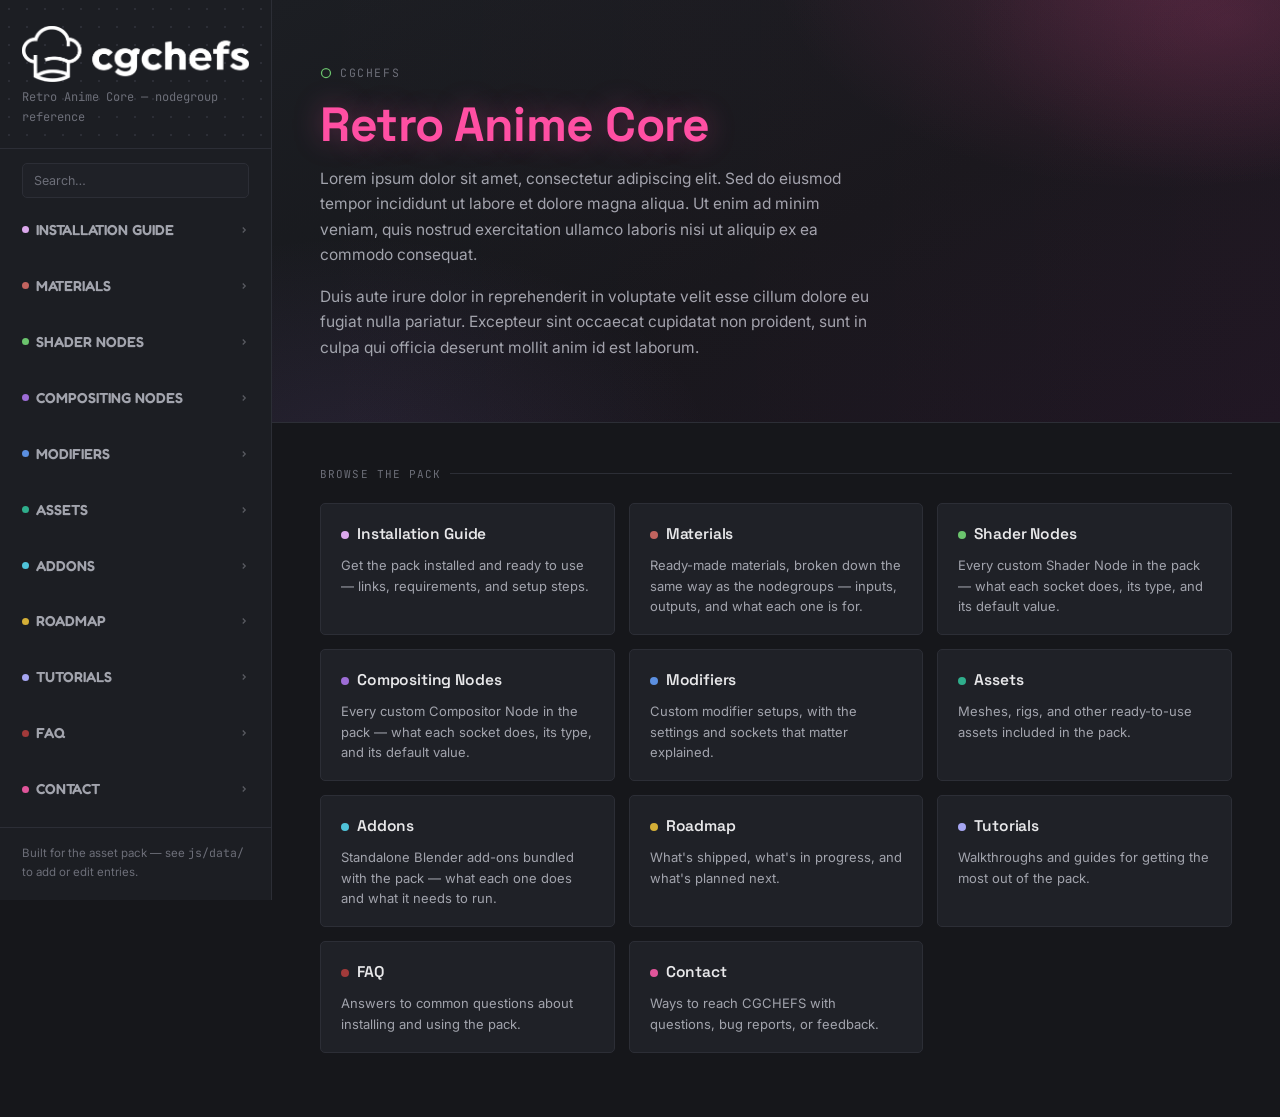
<file: index.html>
<!DOCTYPE html>
<html lang="en">
<head>
<meta charset="UTF-8">
<meta name="viewport" content="width=device-width, initial-scale=1.0">
<title>CGCHEFS — Retro Anime Core</title>
<link rel="preconnect" href="https://fonts.googleapis.com">
<link href="https://fonts.googleapis.com/css2?family=Space+Grotesk:wght@400;500;600;700&family=Inter:wght@400;500;600&family=JetBrains+Mono:wght@400;500&family=Fredoka:wght@500;600;700&display=swap" rel="stylesheet">
<link rel="stylesheet" href="css/styles.css">

</head>
<body>

<button class="sidebar-toggle" id="sidebarToggle" aria-label="Toggle navigation">
  <svg width="18" height="18" viewBox="0 0 24 24" fill="none" stroke="currentColor" stroke-width="2"><line x1="3" y1="6" x2="21" y2="6"/><line x1="3" y1="12" x2="21" y2="12"/><line x1="3" y1="18" x2="21" y2="18"/></svg>
</button>
<div class="sidebar-scrim" id="sidebarScrim"></div>

<div class="shell">

  <!-- ============================================================
       SIDEBAR — auto-built from CAT_META in js/app.js. The current
       page's own category expands into individual node links; every
       other category is a single link out to its own page.
       ============================================================ -->
  <nav class="sidebar" id="sidebar">
    <div class="sidebar-head dotgrid">
      <a class="mark" href="index.html">
        <img src="images/cgchefs-logo.png" alt="CGCHEFS" class="brand-logo">
      </a>
      <div class="sub">Retro Anime Core — nodegroup reference</div>
    </div>
    <div class="sidebar-search">
      <input type="search" id="navSearch" class="mono" placeholder="Search…" autocomplete="off" spellcheck="false">
    </div>
    <div id="searchCrossResults" class="search-cross-results"></div>
    <div id="navContent"></div>
    <div class="sidebar-foot">Built for the asset pack — see <span class="mono">js/data/</span> to add or edit entries.</div>
  </nav>

  <div class="main-col">
    <!-- ============================================================
         HERO — homepage only. This is handwritten copy, not
         data-driven — edit it directly here.
         ============================================================ -->
    <header class="hero">
      <div class="hero-inner">
        <div class="hero-eyebrow">
          <svg width="12" height="12" viewBox="0 0 24 24" fill="none" stroke="#6bc46d" stroke-width="2.5"><circle cx="12" cy="12" r="9"/></svg>
          CGCHEFS
        </div>
        <h1>Retro Anime Core</h1>
        <p class="lead">Lorem ipsum dolor sit amet, consectetur adipiscing elit. Sed do eiusmod tempor incididunt ut labore et dolore magna aliqua. Ut enim ad minim veniam, quis nostrud exercitation ullamco laboris nisi ut aliquip ex ea commodo consequat.</p>
        <p class="lead" style="margin-top:14px;">Duis aute irure dolor in reprehenderit in voluptate velit esse cillum dolore eu fugiat nulla pariatur. Excepteur sint occaecat cupidatat non proident, sunt in culpa qui officia deserunt mollit anim id est laborum.</p>
      </div>
    </header>

    <!-- ============================================================
         CATEGORY CARDS — auto-built from CAT_META by buildHomeCards()
         in js/app.js. Reorder/relabel categories there, not here.
         ============================================================ -->
    <section class="home-section">
      <div class="section-label">Browse the pack</div>
      <div class="home-grid" id="homeCards"></div>
    </section>
  </div>
</div>

<script>window.NODEGROUPS = []; window.PAGE_CATEGORY = "home";</script>
<script src="js/data/search-index.js"></script>
<script src="js/app.js"></script>

</body>
</html>
</file>
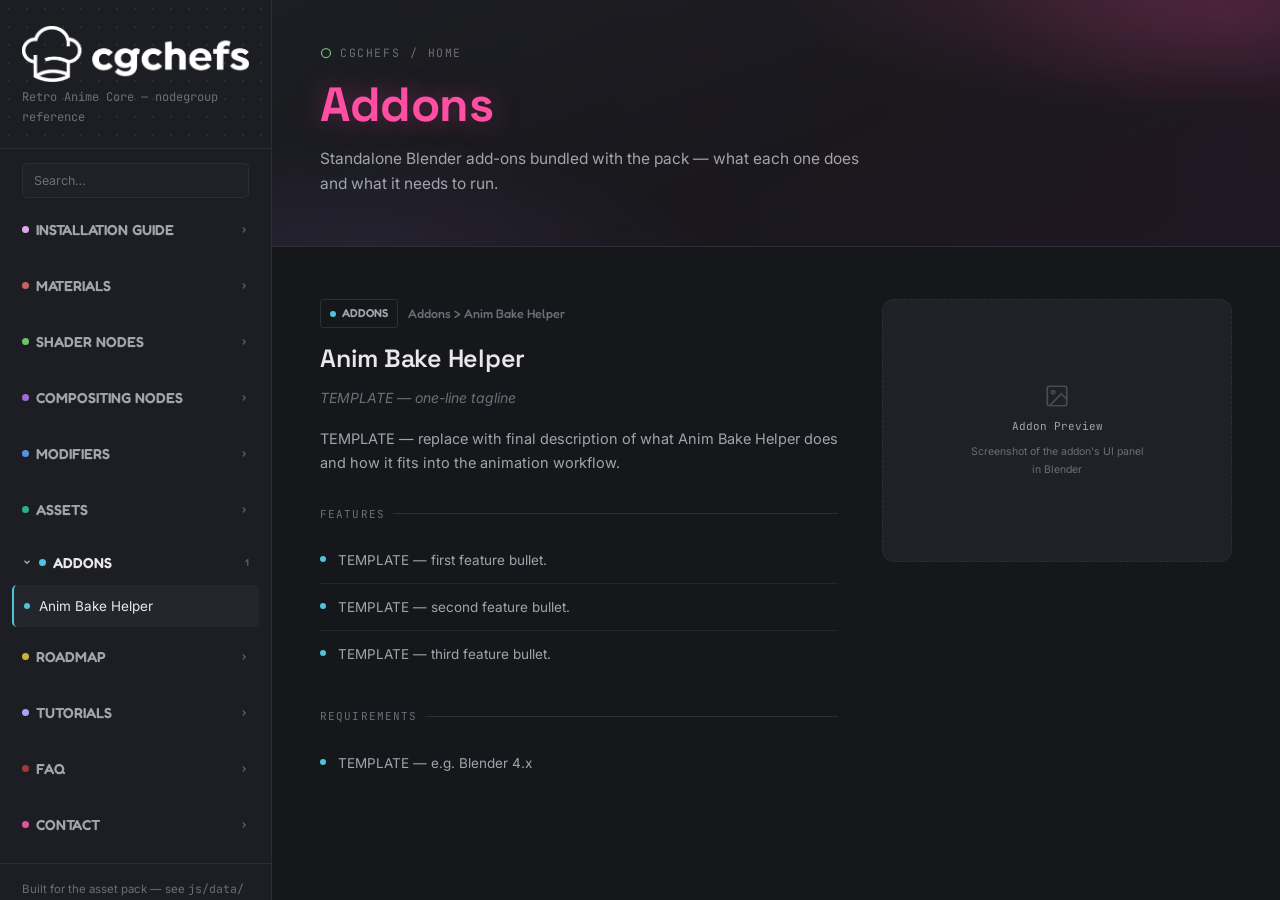
<file: addons.html>
<!DOCTYPE html>
<html lang="en">
<head>
<meta charset="UTF-8">
<meta name="viewport" content="width=device-width, initial-scale=1.0">
<title>CGCHEFS — Addons</title>
<link rel="preconnect" href="https://fonts.googleapis.com">
<link href="https://fonts.googleapis.com/css2?family=Space+Grotesk:wght@400;500;600;700&family=Inter:wght@400;500;600&family=JetBrains+Mono:wght@400;500&family=Fredoka:wght@500;600;700&display=swap" rel="stylesheet">
<link rel="stylesheet" href="css/styles.css">

</head>
<body>

<button class="sidebar-toggle" id="sidebarToggle" aria-label="Toggle navigation">
  <svg width="18" height="18" viewBox="0 0 24 24" fill="none" stroke="currentColor" stroke-width="2"><line x1="3" y1="6" x2="21" y2="6"/><line x1="3" y1="12" x2="21" y2="12"/><line x1="3" y1="18" x2="21" y2="18"/></svg>
</button>
<div class="sidebar-scrim" id="sidebarScrim"></div>

<div class="shell">

  <!-- ============================================================
       SIDEBAR — auto-built from CAT_META in js/app.js. The current
       page's own category expands into individual node links; every
       other category is a single link out to its own page.
       ============================================================ -->
  <nav class="sidebar" id="sidebar">
    <div class="sidebar-head dotgrid">
      <a class="mark" href="index.html">
        <img src="images/cgchefs-logo.png" alt="CGCHEFS" class="brand-logo">
      </a>
      <div class="sub">Retro Anime Core — nodegroup reference</div>
    </div>
    <div class="sidebar-search">
      <input type="search" id="navSearch" class="mono" placeholder="Search…" autocomplete="off" spellcheck="false">
    </div>
    <div id="searchCrossResults" class="search-cross-results"></div>
    <div id="navContent"></div>
    <div class="sidebar-foot">Built for the asset pack — see <span class="mono">js/data/</span> to add or edit entries.</div>
  </nav>

  <div class="main-col">
    <!-- ============================================================
         PAGE HEADER
         ============================================================ -->
    <header class="hero hero-compact">
      <div class="hero-inner">
        <div class="hero-eyebrow">
          <svg width="12" height="12" viewBox="0 0 24 24" fill="none" stroke="#6bc46d" stroke-width="2.5"><circle cx="12" cy="12" r="9"/></svg>
          CGCHEFS <a href="index.html" class="eyebrow-home-link">/ Home</a>
        </div>
        <h1>Addons</h1>
        <p class="lead">Standalone Blender add-ons bundled with the pack — what each one does and what it needs to run.</p>
      </div>
    </header>

    <!-- ============================================================
         NODE ARTICLES — auto-built from this page's own NODEGROUPS
         ============================================================ -->
    <main id="articleContent"></main>
  </div>
</div>

<script>window.NODEGROUPS = []; window.PAGE_CATEGORY = "addons";</script>
<script src="js/data/search-index.js"></script>
<script src="js/data/addons.js"></script>
<script src="js/app.js"></script>

</body>
</html>
</file>
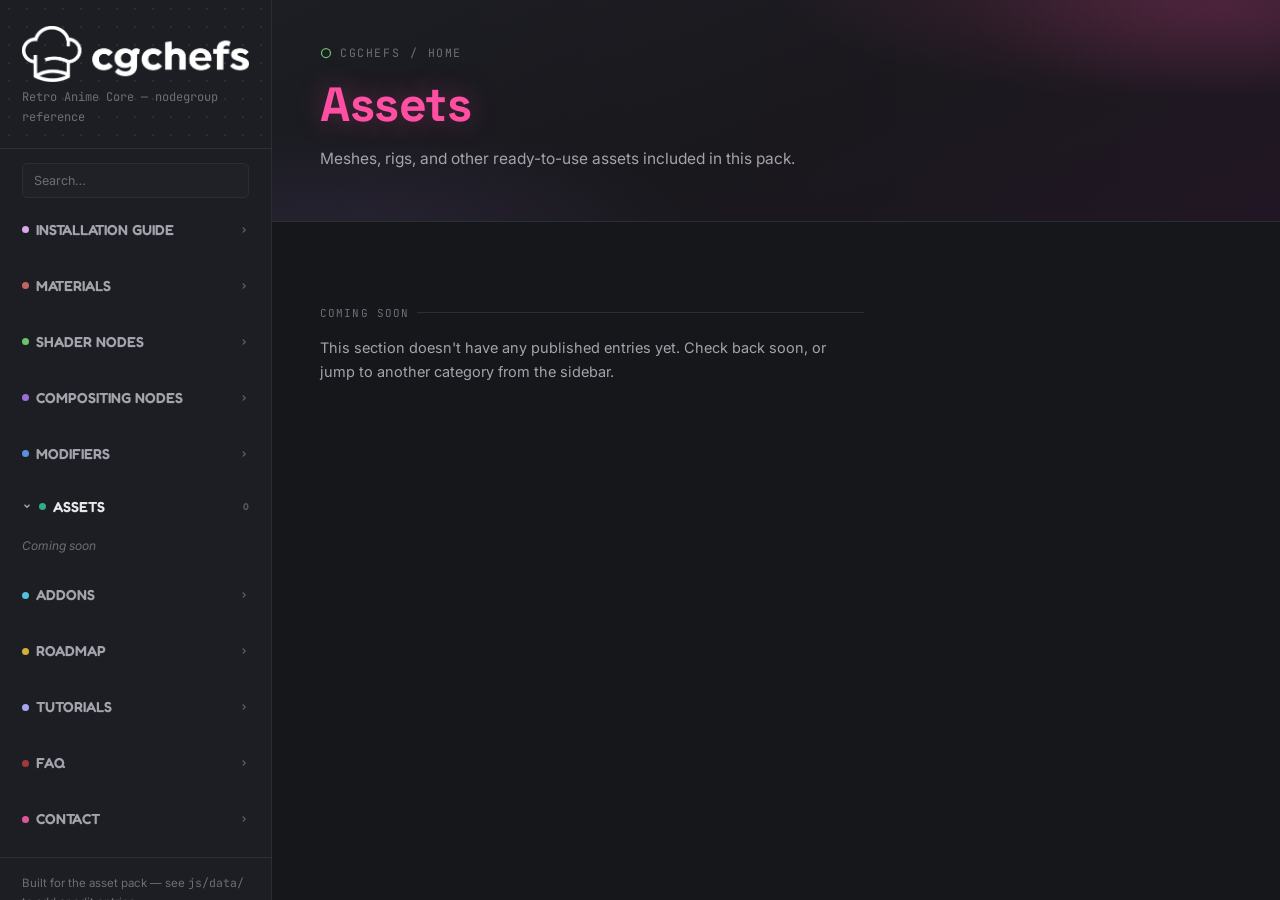
<file: assets.html>
<!DOCTYPE html>
<html lang="en">
<head>
<meta charset="UTF-8">
<meta name="viewport" content="width=device-width, initial-scale=1.0">
<title>CGCHEFS — Assets</title>
<link rel="preconnect" href="https://fonts.googleapis.com">
<link href="https://fonts.googleapis.com/css2?family=Space+Grotesk:wght@400;500;600;700&family=Inter:wght@400;500;600&family=JetBrains+Mono:wght@400;500&family=Fredoka:wght@500;600;700&display=swap" rel="stylesheet">
<link rel="stylesheet" href="css/styles.css">

</head>
<body>

<button class="sidebar-toggle" id="sidebarToggle" aria-label="Toggle navigation">
  <svg width="18" height="18" viewBox="0 0 24 24" fill="none" stroke="currentColor" stroke-width="2"><line x1="3" y1="6" x2="21" y2="6"/><line x1="3" y1="12" x2="21" y2="12"/><line x1="3" y1="18" x2="21" y2="18"/></svg>
</button>
<div class="sidebar-scrim" id="sidebarScrim"></div>

<div class="shell">

  <!-- ============================================================
       SIDEBAR — auto-built from CAT_META in js/app.js. The current
       page's own category expands into individual node links; every
       other category is a single link out to its own page.
       ============================================================ -->
  <nav class="sidebar" id="sidebar">
    <div class="sidebar-head dotgrid">
      <a class="mark" href="index.html">
        <img src="images/cgchefs-logo.png" alt="CGCHEFS" class="brand-logo">
      </a>
      <div class="sub">Retro Anime Core — nodegroup reference</div>
    </div>
    <div class="sidebar-search">
      <input type="search" id="navSearch" class="mono" placeholder="Search…" autocomplete="off" spellcheck="false">
    </div>
    <div id="searchCrossResults" class="search-cross-results"></div>
    <div id="navContent"></div>
    <div class="sidebar-foot">Built for the asset pack — see <span class="mono">js/data/</span> to add or edit entries.</div>
  </nav>

  <div class="main-col">
    <!-- ============================================================
         PAGE HEADER
         ============================================================ -->
    <header class="hero hero-compact">
      <div class="hero-inner">
        <div class="hero-eyebrow">
          <svg width="12" height="12" viewBox="0 0 24 24" fill="none" stroke="#6bc46d" stroke-width="2.5"><circle cx="12" cy="12" r="9"/></svg>
          CGCHEFS <a href="index.html" class="eyebrow-home-link">/ Home</a>
        </div>
        <h1>Assets</h1>
        <p class="lead">Meshes, rigs, and other ready-to-use assets included in this pack.</p>
      </div>
    </header>

    <!-- ============================================================
         NODE ARTICLES — auto-built from this page's own NODEGROUPS
         ============================================================ -->
    <main id="articleContent"></main>
  </div>
</div>

<script>window.NODEGROUPS = []; window.PAGE_CATEGORY = "assets";</script>
<script src="js/data/search-index.js"></script>
<!-- No entries yet for "assets". When you add js/data/assets.js,
     load it here BEFORE app.js, e.g.:
     <script src="js/data/assets.js"></script> -->
<script src="js/app.js"></script>

</body>
</html>
</file>
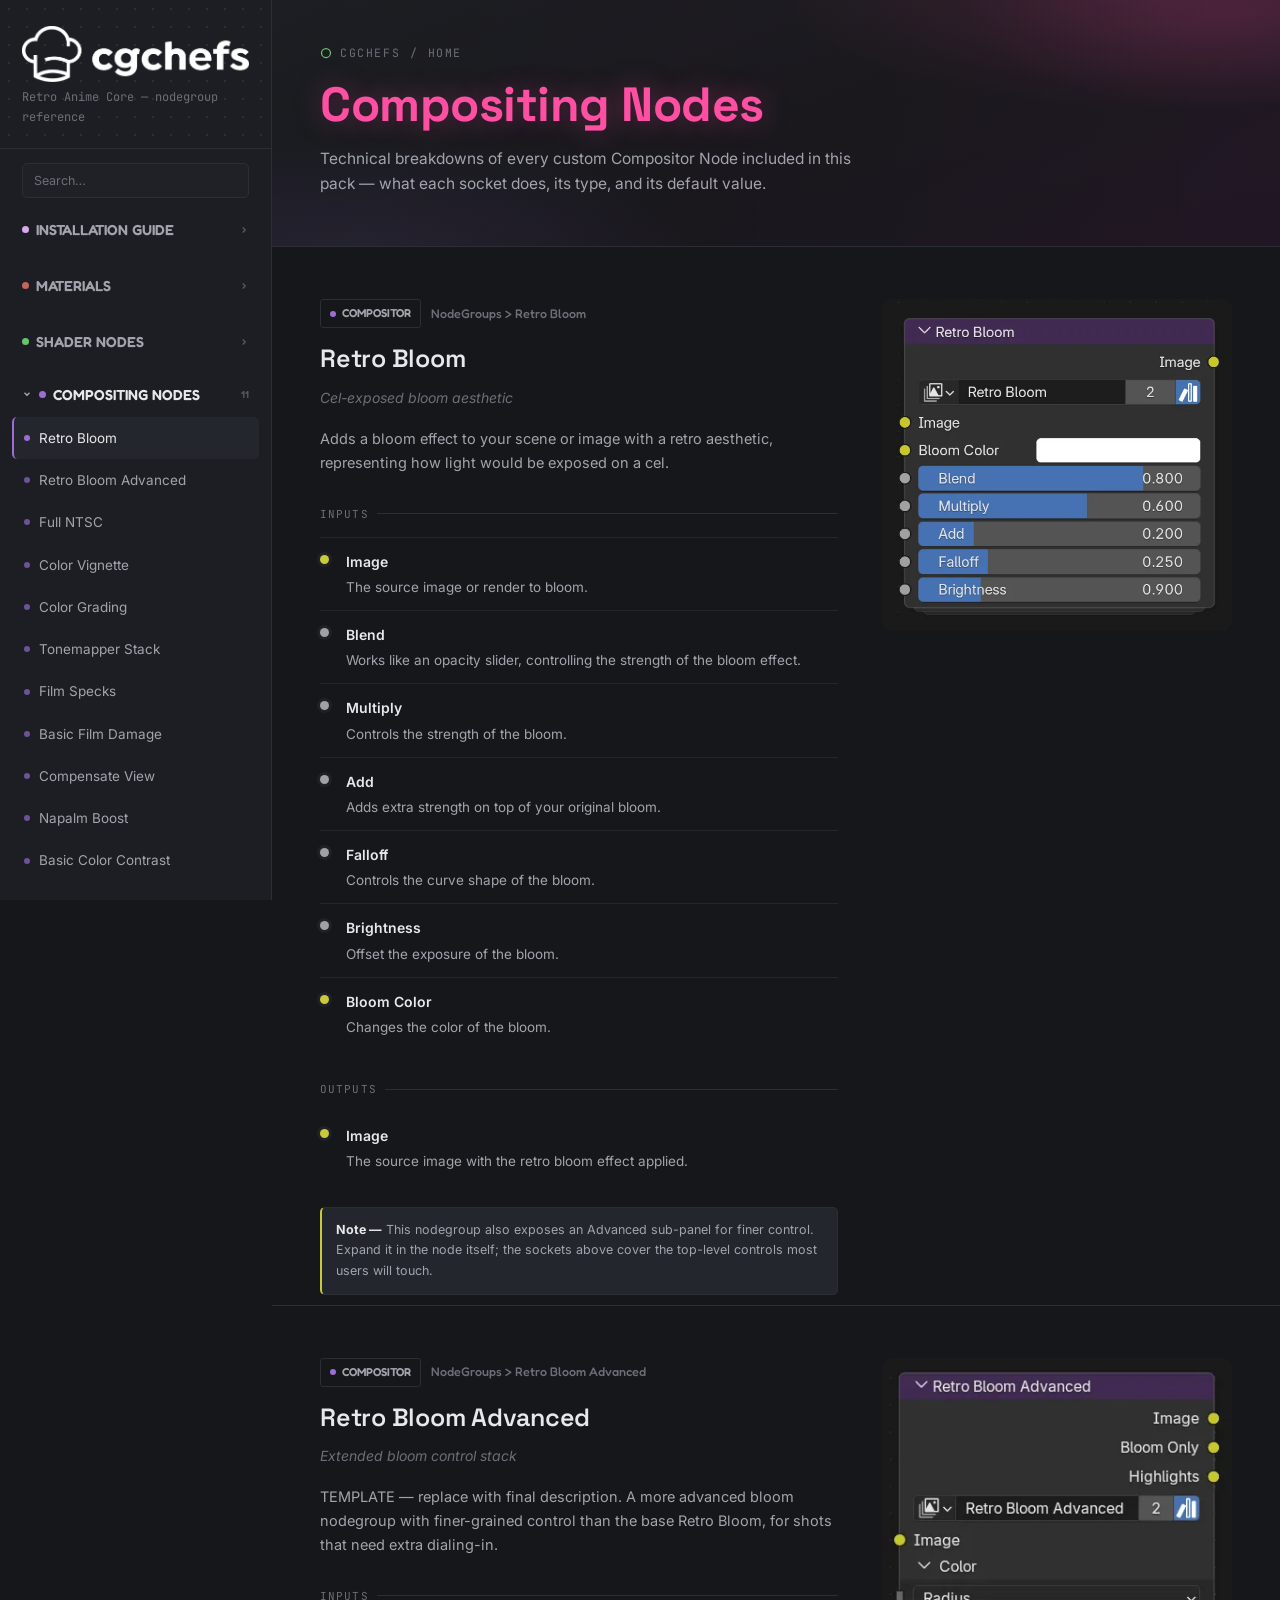
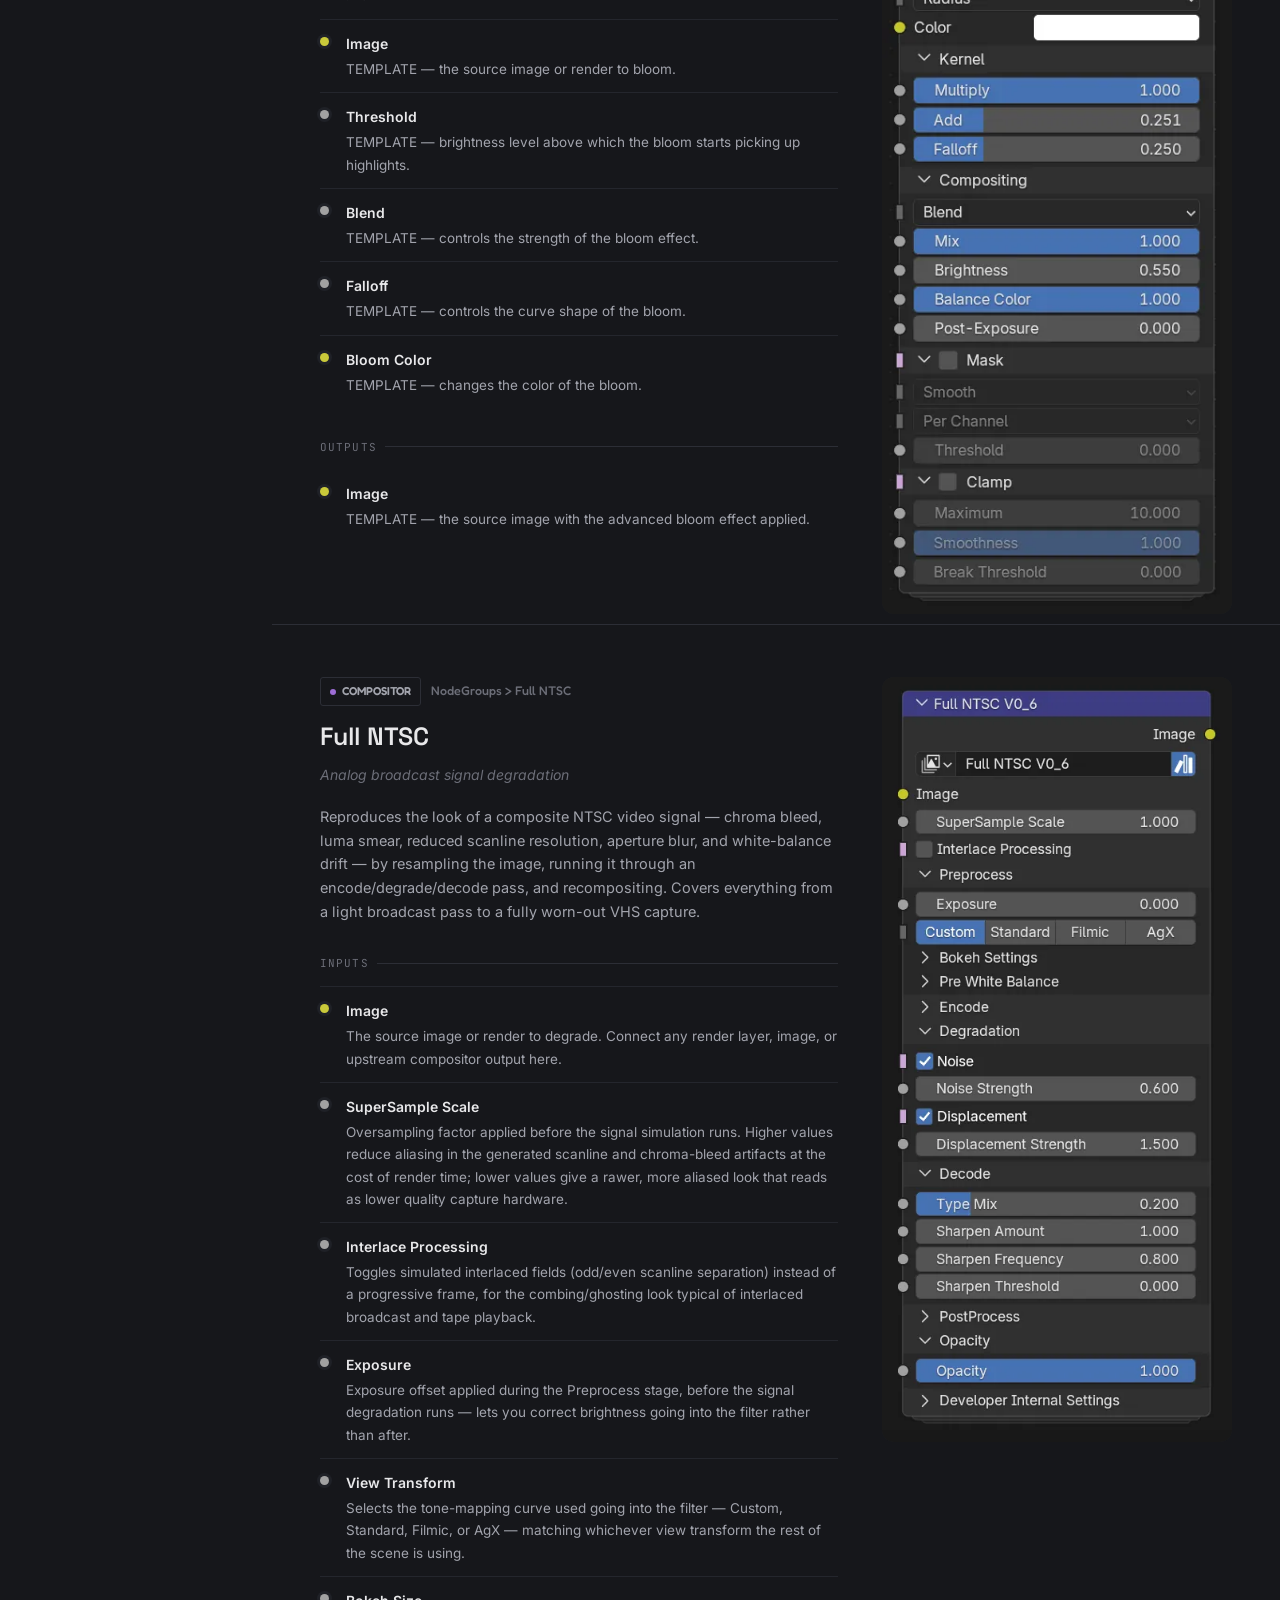
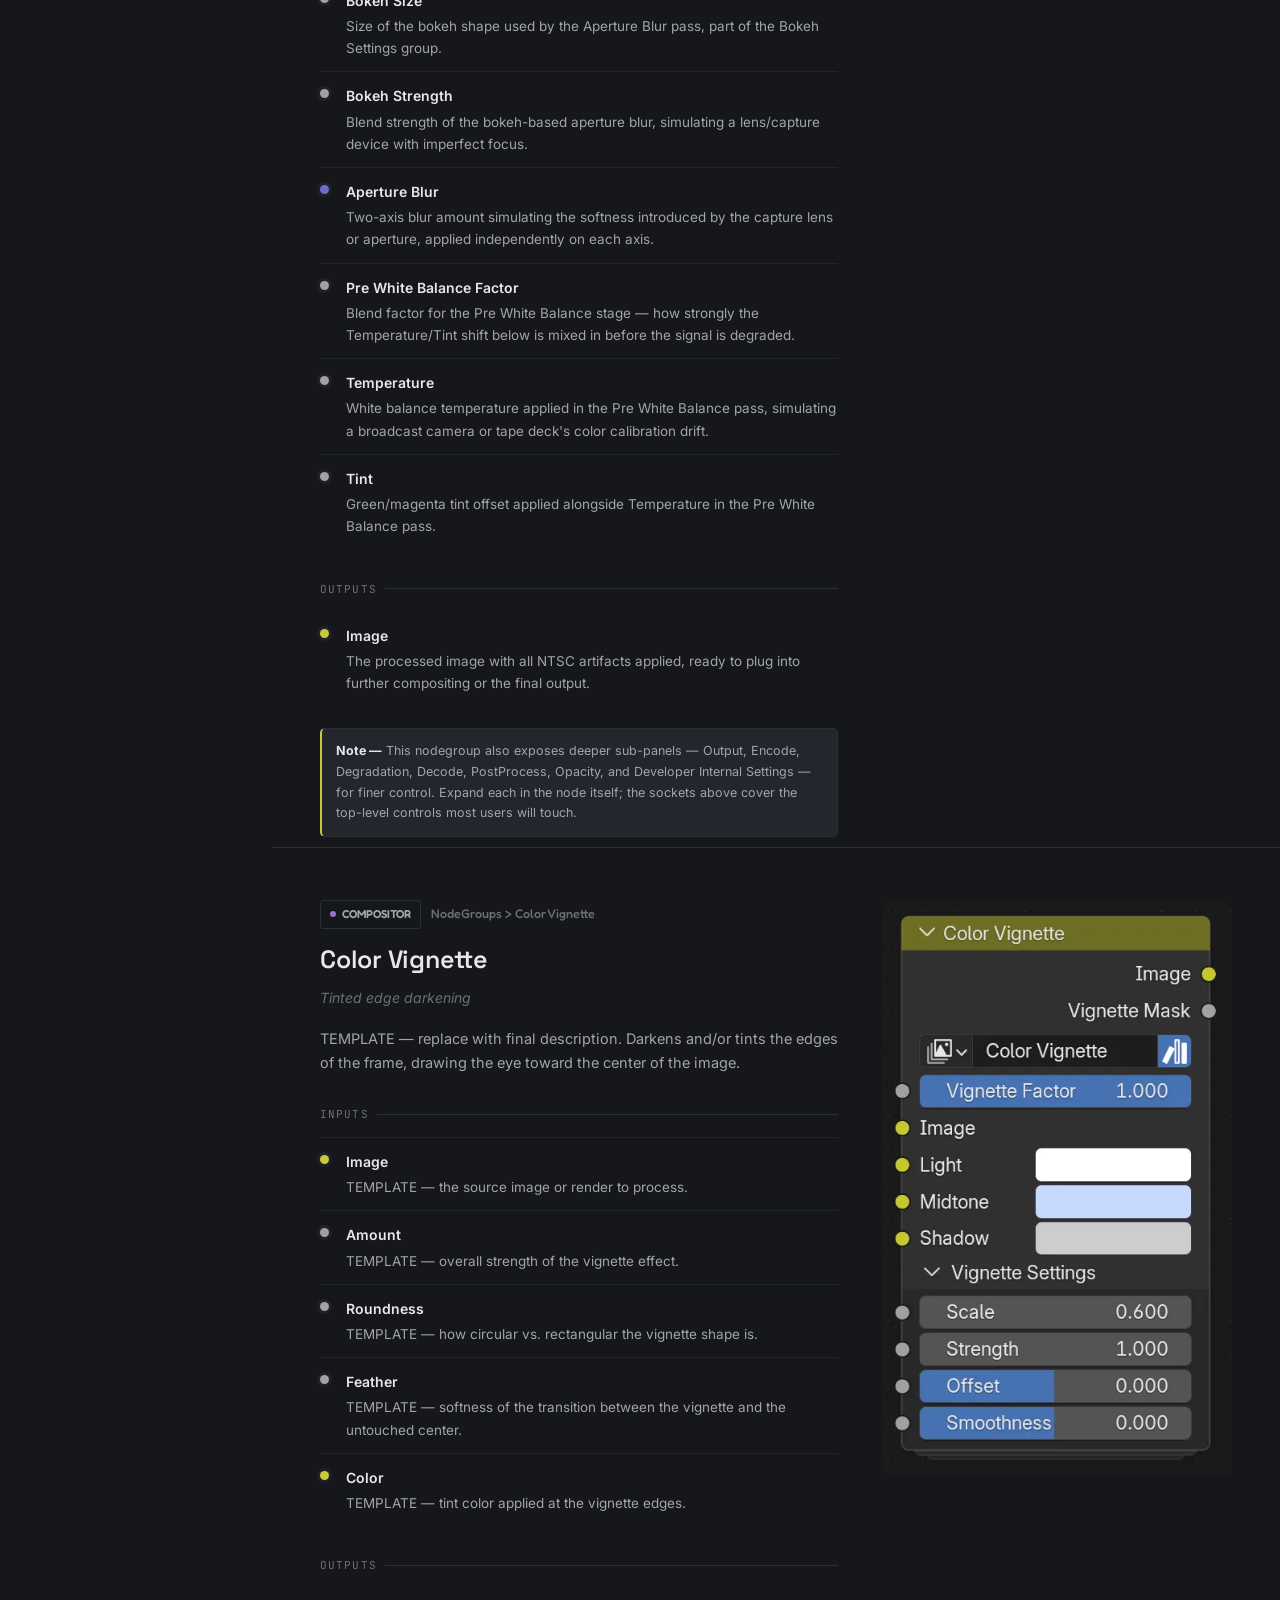
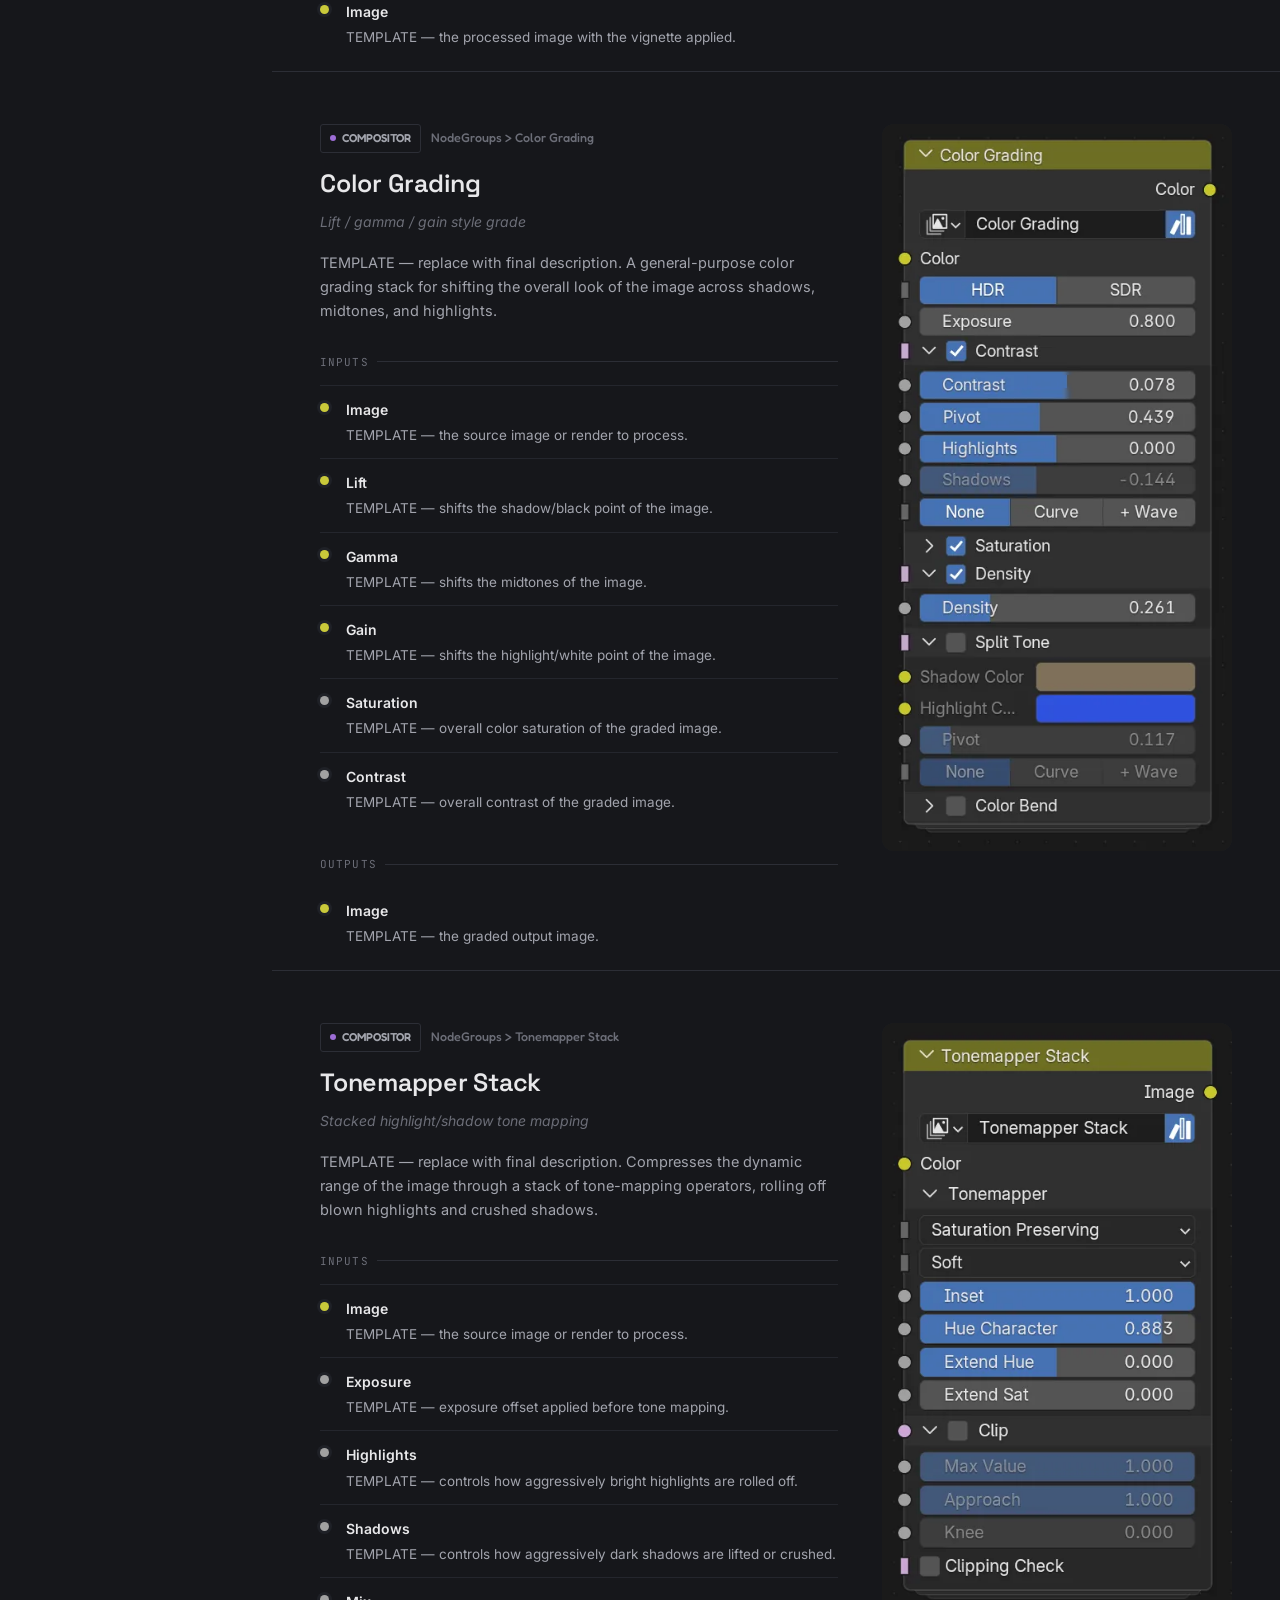
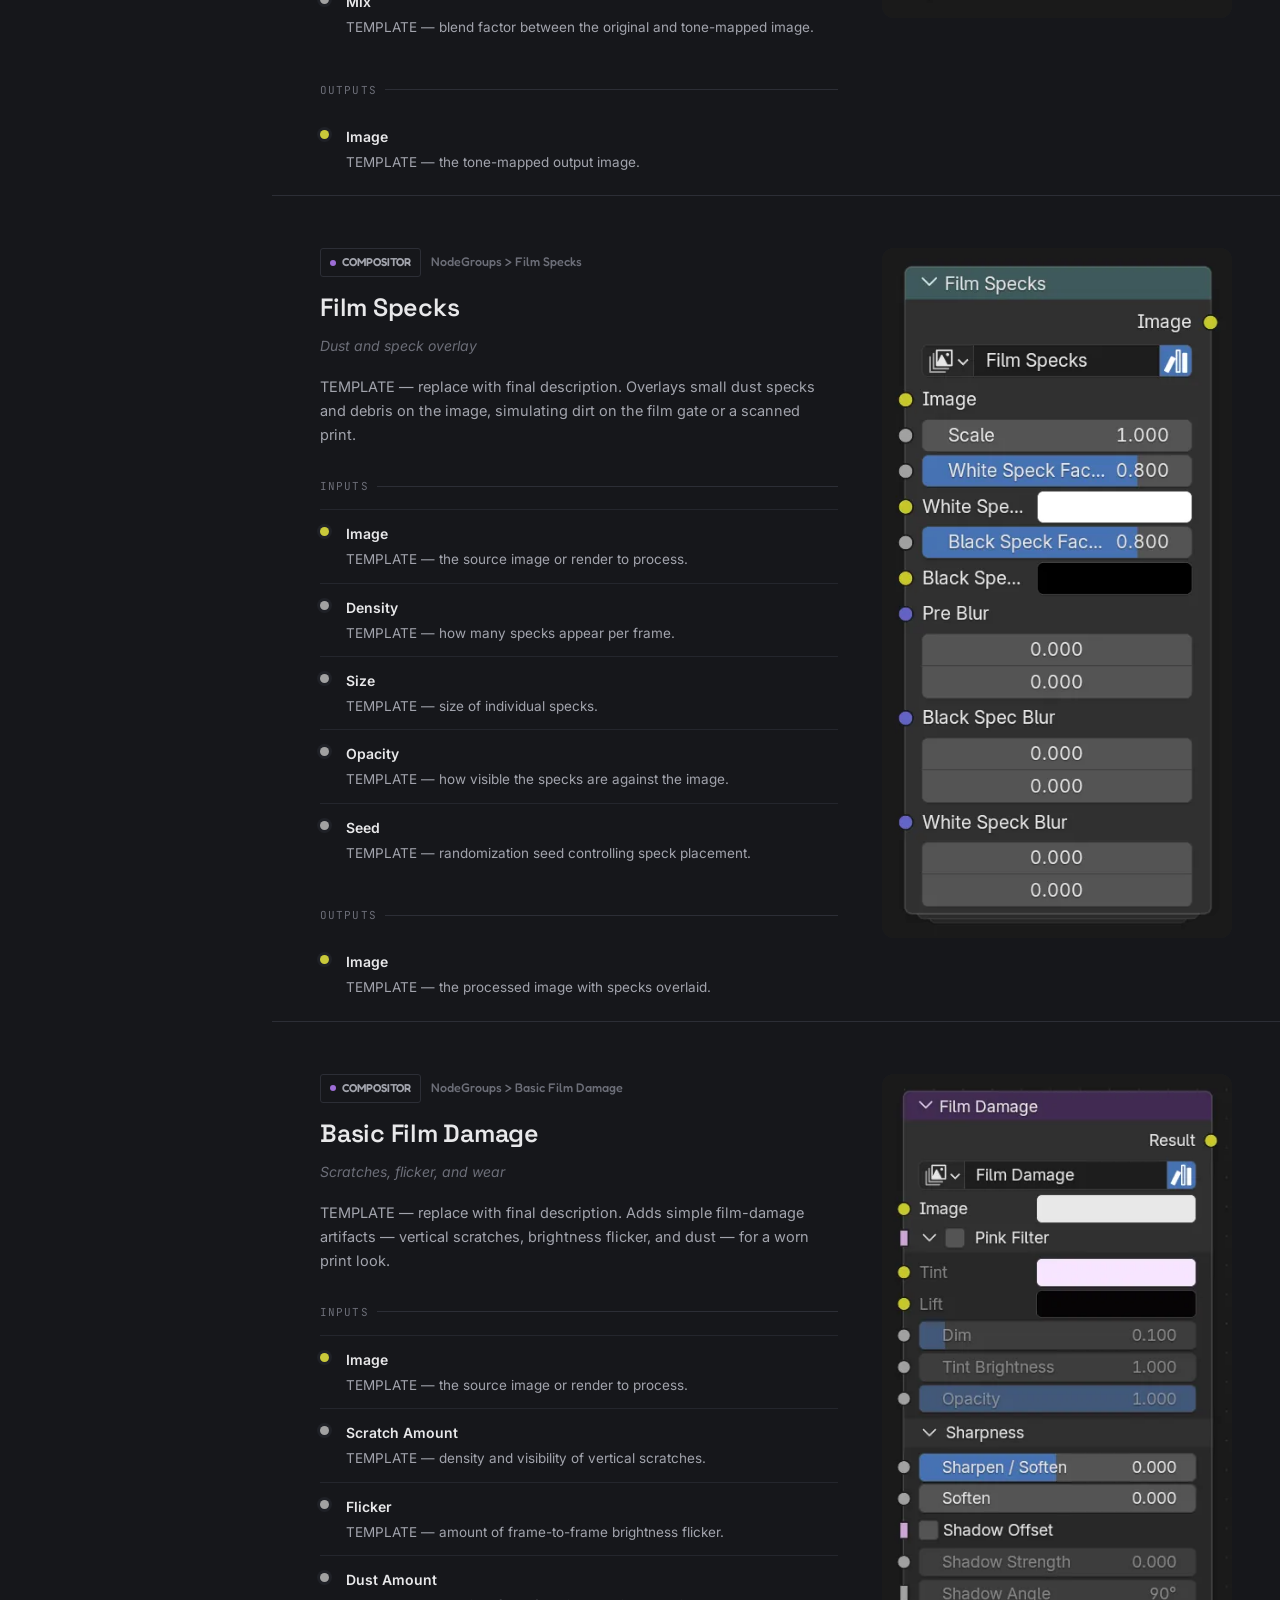
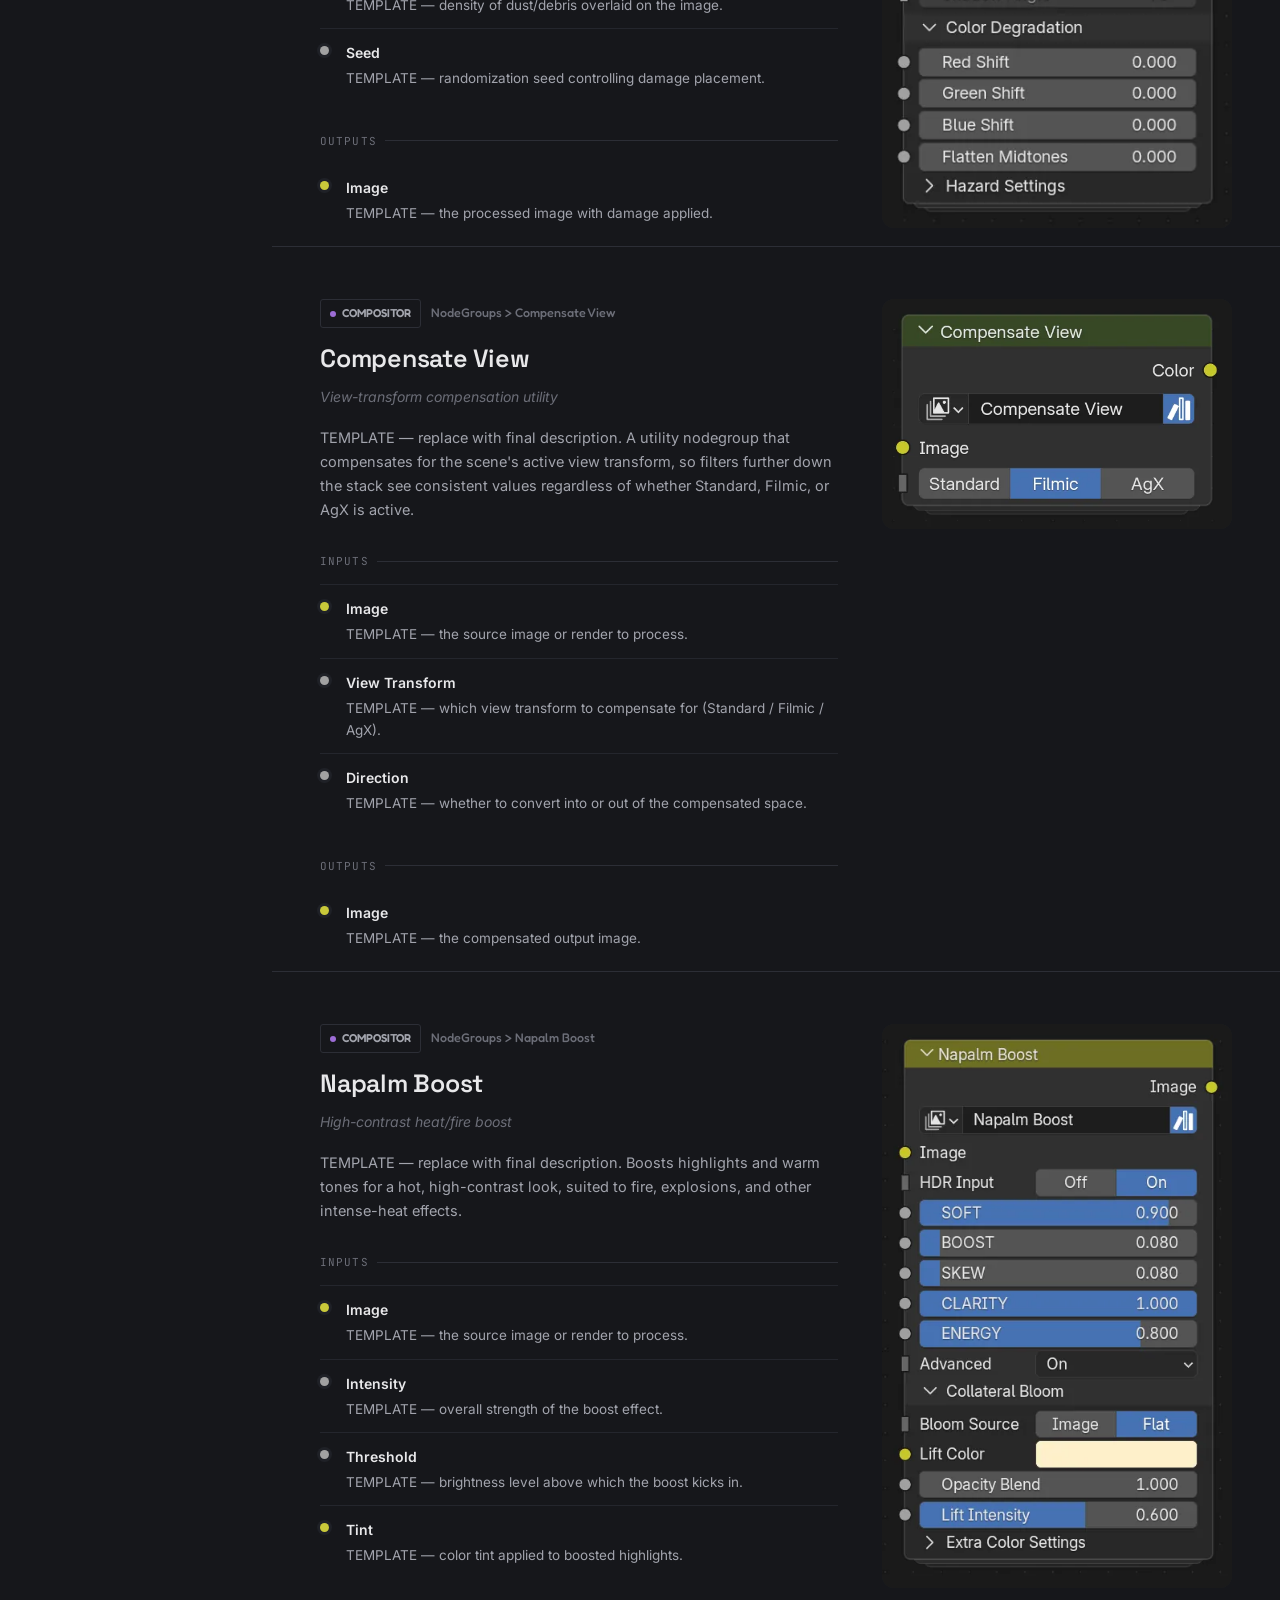
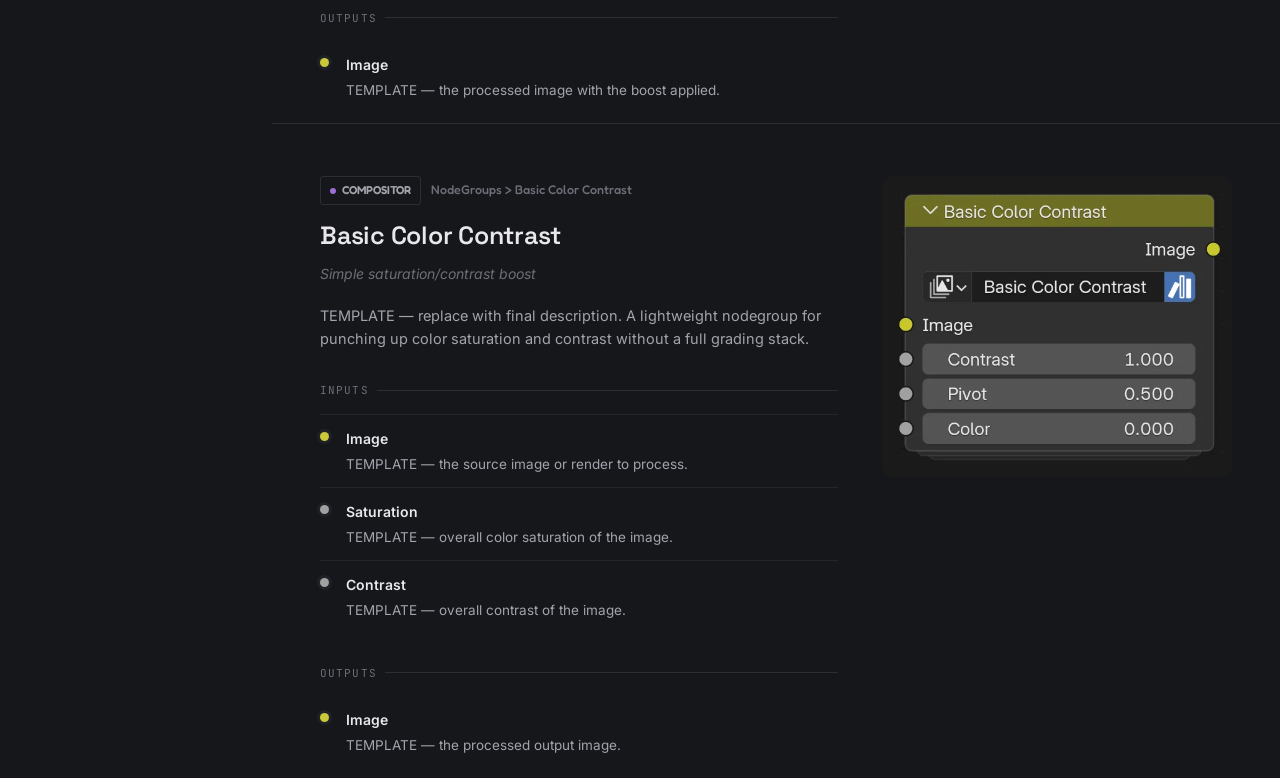
<file: compositor.html>
<!DOCTYPE html>
<html lang="en">
<head>
<meta charset="UTF-8">
<meta name="viewport" content="width=device-width, initial-scale=1.0">
<title>CGCHEFS — Compositing Nodes</title>
<link rel="preconnect" href="https://fonts.googleapis.com">
<link href="https://fonts.googleapis.com/css2?family=Space+Grotesk:wght@400;500;600;700&family=Inter:wght@400;500;600&family=JetBrains+Mono:wght@400;500&family=Fredoka:wght@500;600;700&display=swap" rel="stylesheet">
<link rel="stylesheet" href="css/styles.css">

</head>
<body>

<button class="sidebar-toggle" id="sidebarToggle" aria-label="Toggle navigation">
  <svg width="18" height="18" viewBox="0 0 24 24" fill="none" stroke="currentColor" stroke-width="2"><line x1="3" y1="6" x2="21" y2="6"/><line x1="3" y1="12" x2="21" y2="12"/><line x1="3" y1="18" x2="21" y2="18"/></svg>
</button>
<div class="sidebar-scrim" id="sidebarScrim"></div>

<div class="shell">

  <!-- ============================================================
       SIDEBAR — auto-built from CAT_META in js/app.js. The current
       page's own category expands into individual node links; every
       other category is a single link out to its own page.
       ============================================================ -->
  <nav class="sidebar" id="sidebar">
    <div class="sidebar-head dotgrid">
      <a class="mark" href="index.html">
        <img src="images/cgchefs-logo.png" alt="CGCHEFS" class="brand-logo">
      </a>
      <div class="sub">Retro Anime Core — nodegroup reference</div>
    </div>
    <div class="sidebar-search">
      <input type="search" id="navSearch" class="mono" placeholder="Search…" autocomplete="off" spellcheck="false">
    </div>
    <div id="searchCrossResults" class="search-cross-results"></div>
    <div id="navContent"></div>
    <div class="sidebar-foot">Built for the asset pack — see <span class="mono">js/data/</span> to add or edit entries.</div>
  </nav>

  <div class="main-col">
    <!-- ============================================================
         PAGE HEADER
         ============================================================ -->
    <header class="hero hero-compact">
      <div class="hero-inner">
        <div class="hero-eyebrow">
          <svg width="12" height="12" viewBox="0 0 24 24" fill="none" stroke="#6bc46d" stroke-width="2.5"><circle cx="12" cy="12" r="9"/></svg>
          CGCHEFS <a href="index.html" class="eyebrow-home-link">/ Home</a>
        </div>
        <h1>Compositing Nodes</h1>
        <p class="lead">Technical breakdowns of every custom Compositor Node included in this pack — what each socket does, its type, and its default value.</p>
      </div>
    </header>

    <!-- ============================================================
         NODE ARTICLES — auto-built from this page's own NODEGROUPS
         ============================================================ -->
    <main id="articleContent"></main>
  </div>
</div>

<script>window.NODEGROUPS = []; window.PAGE_CATEGORY = "compositor";</script>
<script src="js/data/search-index.js"></script>
<script src="js/data/compositor.js"></script>
<script src="js/app.js"></script>

</body>
</html>
</file>
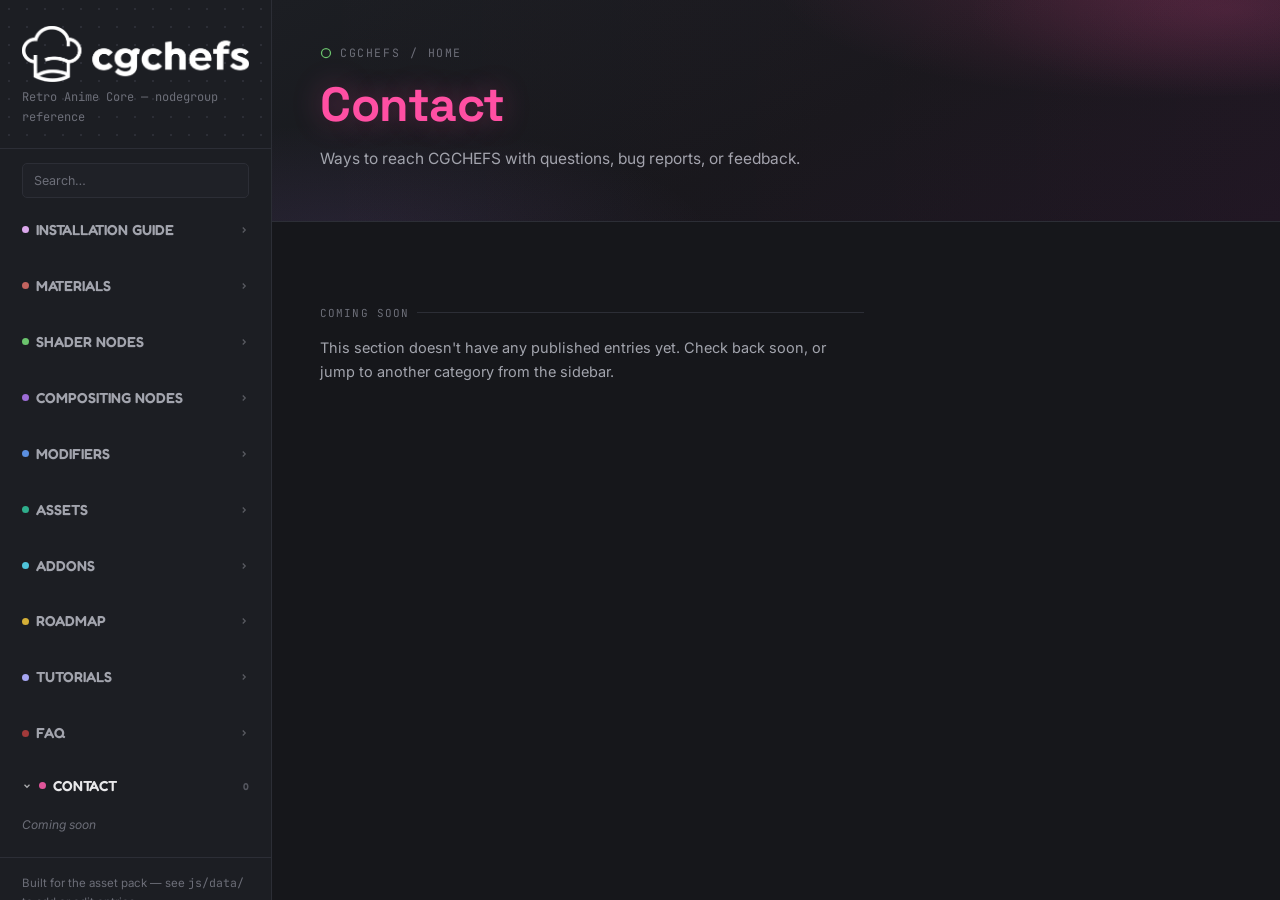
<file: contact.html>
<!DOCTYPE html>
<html lang="en">
<head>
<meta charset="UTF-8">
<meta name="viewport" content="width=device-width, initial-scale=1.0">
<title>CGCHEFS — Contact</title>
<link rel="preconnect" href="https://fonts.googleapis.com">
<link href="https://fonts.googleapis.com/css2?family=Space+Grotesk:wght@400;500;600;700&family=Inter:wght@400;500;600&family=JetBrains+Mono:wght@400;500&family=Fredoka:wght@500;600;700&display=swap" rel="stylesheet">
<link rel="stylesheet" href="css/styles.css">

</head>
<body>

<button class="sidebar-toggle" id="sidebarToggle" aria-label="Toggle navigation">
  <svg width="18" height="18" viewBox="0 0 24 24" fill="none" stroke="currentColor" stroke-width="2"><line x1="3" y1="6" x2="21" y2="6"/><line x1="3" y1="12" x2="21" y2="12"/><line x1="3" y1="18" x2="21" y2="18"/></svg>
</button>
<div class="sidebar-scrim" id="sidebarScrim"></div>

<div class="shell">

  <!-- ============================================================
       SIDEBAR — auto-built from CAT_META in js/app.js. The current
       page's own category expands into individual node links; every
       other category is a single link out to its own page.
       ============================================================ -->
  <nav class="sidebar" id="sidebar">
    <div class="sidebar-head dotgrid">
      <a class="mark" href="index.html">
        <img src="images/cgchefs-logo.png" alt="CGCHEFS" class="brand-logo">
      </a>
      <div class="sub">Retro Anime Core — nodegroup reference</div>
    </div>
    <div class="sidebar-search">
      <input type="search" id="navSearch" class="mono" placeholder="Search…" autocomplete="off" spellcheck="false">
    </div>
    <div id="searchCrossResults" class="search-cross-results"></div>
    <div id="navContent"></div>
    <div class="sidebar-foot">Built for the asset pack — see <span class="mono">js/data/</span> to add or edit entries.</div>
  </nav>

  <div class="main-col">
    <!-- ============================================================
         PAGE HEADER
         ============================================================ -->
    <header class="hero hero-compact">
      <div class="hero-inner">
        <div class="hero-eyebrow">
          <svg width="12" height="12" viewBox="0 0 24 24" fill="none" stroke="#6bc46d" stroke-width="2.5"><circle cx="12" cy="12" r="9"/></svg>
          CGCHEFS <a href="index.html" class="eyebrow-home-link">/ Home</a>
        </div>
        <h1>Contact</h1>
        <p class="lead">Ways to reach CGCHEFS with questions, bug reports, or feedback.</p>
      </div>
    </header>

    <!-- ============================================================
         NODE ARTICLES — auto-built from this page's own NODEGROUPS
         ============================================================ -->
    <main id="articleContent"></main>
  </div>
</div>

<script>window.NODEGROUPS = []; window.PAGE_CATEGORY = "contact";</script>
<script src="js/data/search-index.js"></script>
<!-- No entries yet for "contact". When you add js/data/contact.js,
     load it here BEFORE app.js, e.g.:
     <script src="js/data/contact.js"></script> -->
<script src="js/app.js"></script>

</body>
</html>
</file>
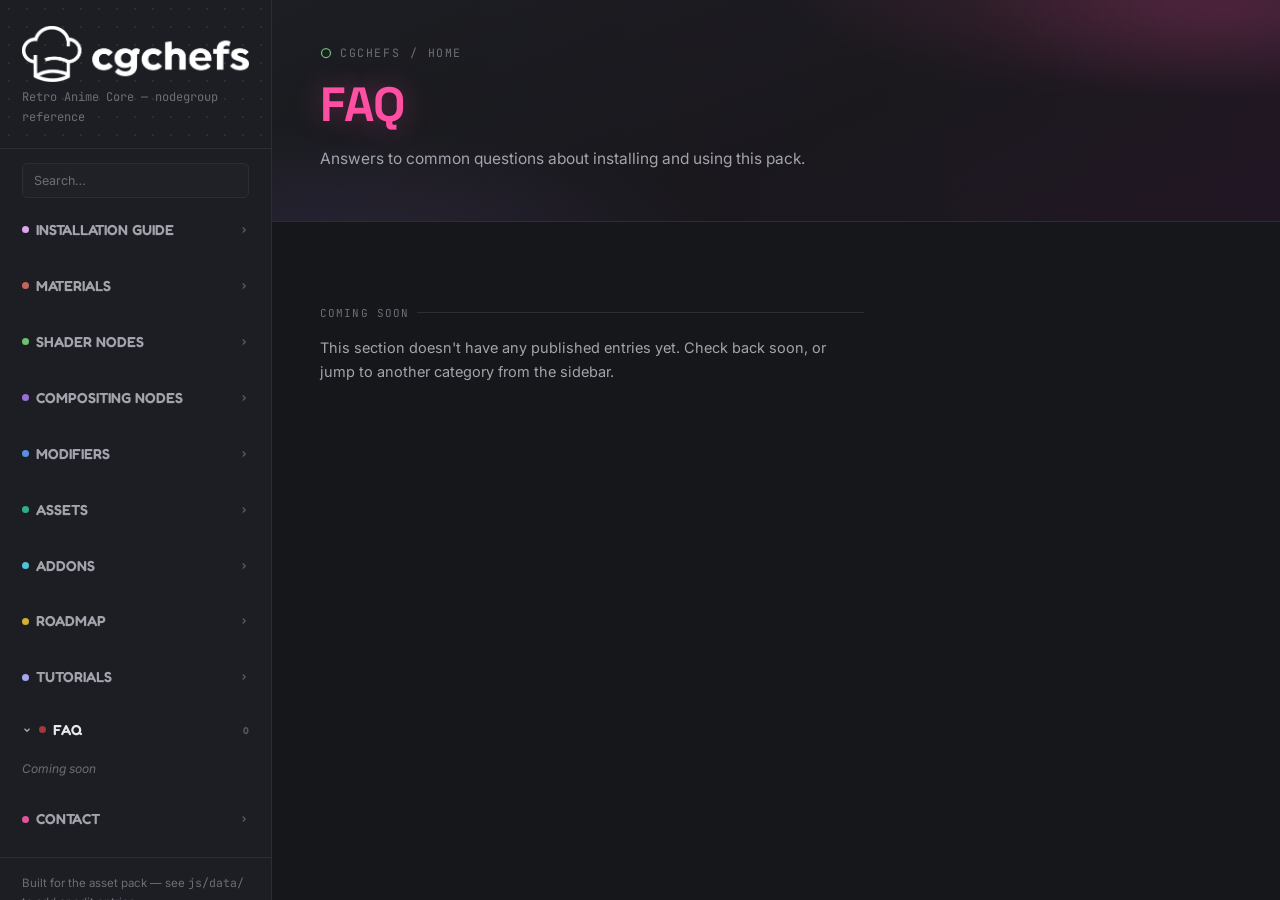
<file: faq.html>
<!DOCTYPE html>
<html lang="en">
<head>
<meta charset="UTF-8">
<meta name="viewport" content="width=device-width, initial-scale=1.0">
<title>CGCHEFS — FAQ</title>
<link rel="preconnect" href="https://fonts.googleapis.com">
<link href="https://fonts.googleapis.com/css2?family=Space+Grotesk:wght@400;500;600;700&family=Inter:wght@400;500;600&family=JetBrains+Mono:wght@400;500&family=Fredoka:wght@500;600;700&display=swap" rel="stylesheet">
<link rel="stylesheet" href="css/styles.css">

</head>
<body>

<button class="sidebar-toggle" id="sidebarToggle" aria-label="Toggle navigation">
  <svg width="18" height="18" viewBox="0 0 24 24" fill="none" stroke="currentColor" stroke-width="2"><line x1="3" y1="6" x2="21" y2="6"/><line x1="3" y1="12" x2="21" y2="12"/><line x1="3" y1="18" x2="21" y2="18"/></svg>
</button>
<div class="sidebar-scrim" id="sidebarScrim"></div>

<div class="shell">

  <!-- ============================================================
       SIDEBAR — auto-built from CAT_META in js/app.js. The current
       page's own category expands into individual node links; every
       other category is a single link out to its own page.
       ============================================================ -->
  <nav class="sidebar" id="sidebar">
    <div class="sidebar-head dotgrid">
      <a class="mark" href="index.html">
        <img src="images/cgchefs-logo.png" alt="CGCHEFS" class="brand-logo">
      </a>
      <div class="sub">Retro Anime Core — nodegroup reference</div>
    </div>
    <div class="sidebar-search">
      <input type="search" id="navSearch" class="mono" placeholder="Search…" autocomplete="off" spellcheck="false">
    </div>
    <div id="searchCrossResults" class="search-cross-results"></div>
    <div id="navContent"></div>
    <div class="sidebar-foot">Built for the asset pack — see <span class="mono">js/data/</span> to add or edit entries.</div>
  </nav>

  <div class="main-col">
    <!-- ============================================================
         PAGE HEADER
         ============================================================ -->
    <header class="hero hero-compact">
      <div class="hero-inner">
        <div class="hero-eyebrow">
          <svg width="12" height="12" viewBox="0 0 24 24" fill="none" stroke="#6bc46d" stroke-width="2.5"><circle cx="12" cy="12" r="9"/></svg>
          CGCHEFS <a href="index.html" class="eyebrow-home-link">/ Home</a>
        </div>
        <h1>FAQ</h1>
        <p class="lead">Answers to common questions about installing and using this pack.</p>
      </div>
    </header>

    <!-- ============================================================
         NODE ARTICLES — auto-built from this page's own NODEGROUPS
         ============================================================ -->
    <main id="articleContent"></main>
  </div>
</div>

<script>window.NODEGROUPS = []; window.PAGE_CATEGORY = "faq";</script>
<script src="js/data/search-index.js"></script>
<!-- No entries yet for "faq". When you add js/data/faq.js,
     load it here BEFORE app.js, e.g.:
     <script src="js/data/faq.js"></script> -->
<script src="js/app.js"></script>

</body>
</html>
</file>
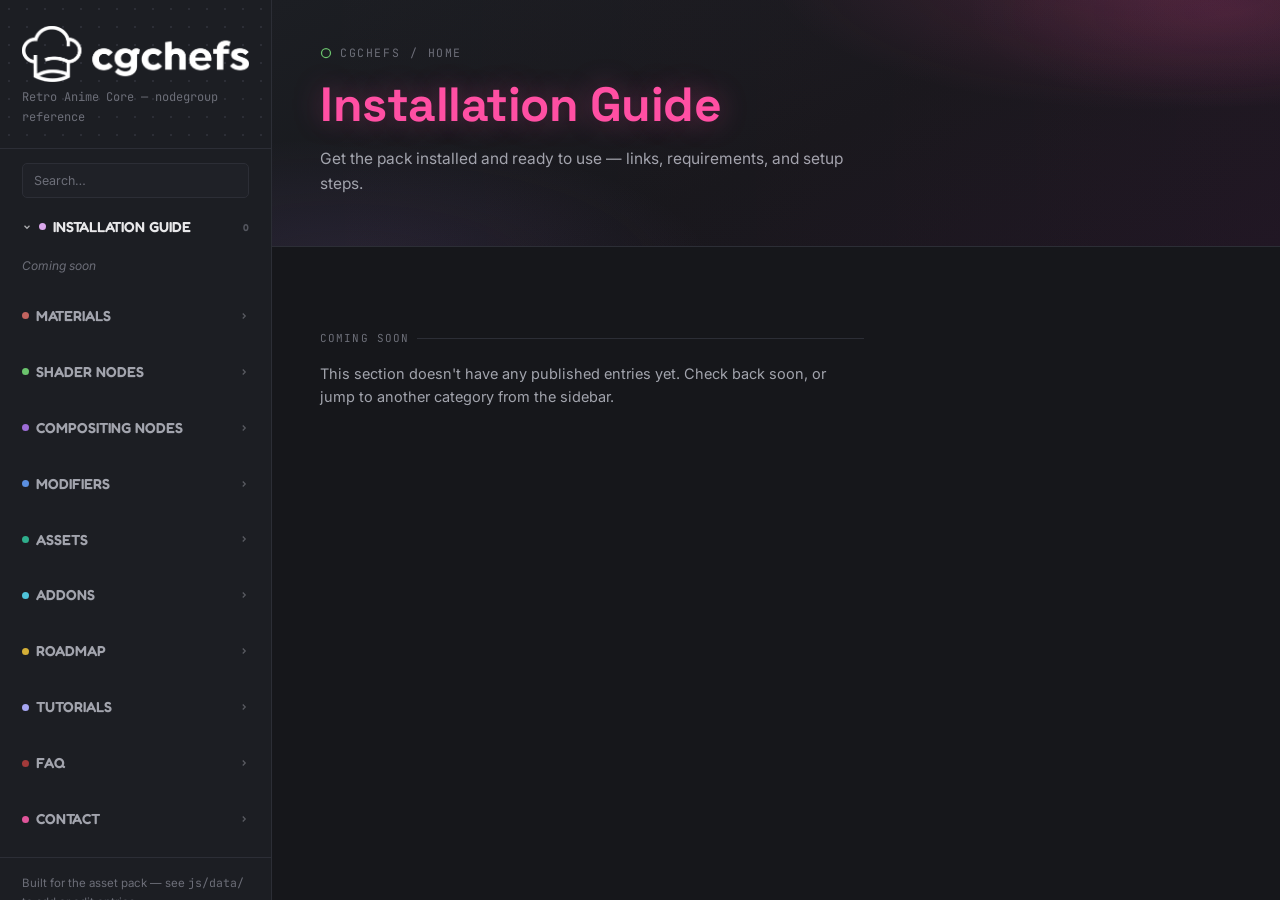
<file: install.html>
<!DOCTYPE html>
<html lang="en">
<head>
<meta charset="UTF-8">
<meta name="viewport" content="width=device-width, initial-scale=1.0">
<title>CGCHEFS — Installation Guide</title>
<link rel="preconnect" href="https://fonts.googleapis.com">
<link href="https://fonts.googleapis.com/css2?family=Space+Grotesk:wght@400;500;600;700&family=Inter:wght@400;500;600&family=JetBrains+Mono:wght@400;500&family=Fredoka:wght@500;600;700&display=swap" rel="stylesheet">
<link rel="stylesheet" href="css/styles.css">

</head>
<body>

<button class="sidebar-toggle" id="sidebarToggle" aria-label="Toggle navigation">
  <svg width="18" height="18" viewBox="0 0 24 24" fill="none" stroke="currentColor" stroke-width="2"><line x1="3" y1="6" x2="21" y2="6"/><line x1="3" y1="12" x2="21" y2="12"/><line x1="3" y1="18" x2="21" y2="18"/></svg>
</button>
<div class="sidebar-scrim" id="sidebarScrim"></div>

<div class="shell">

  <!-- ============================================================
       SIDEBAR — auto-built from CAT_META in js/app.js. The current
       page's own category expands into individual node links; every
       other category is a single link out to its own page.
       ============================================================ -->
  <nav class="sidebar" id="sidebar">
    <div class="sidebar-head dotgrid">
      <a class="mark" href="index.html">
        <img src="images/cgchefs-logo.png" alt="CGCHEFS" class="brand-logo">
      </a>
      <div class="sub">Retro Anime Core — nodegroup reference</div>
    </div>
    <div class="sidebar-search">
      <input type="search" id="navSearch" class="mono" placeholder="Search…" autocomplete="off" spellcheck="false">
    </div>
    <div id="searchCrossResults" class="search-cross-results"></div>
    <div id="navContent"></div>
    <div class="sidebar-foot">Built for the asset pack — see <span class="mono">js/data/</span> to add or edit entries.</div>
  </nav>

  <div class="main-col">
    <!-- ============================================================
         PAGE HEADER
         ============================================================ -->
    <header class="hero hero-compact">
      <div class="hero-inner">
        <div class="hero-eyebrow">
          <svg width="12" height="12" viewBox="0 0 24 24" fill="none" stroke="#6bc46d" stroke-width="2.5"><circle cx="12" cy="12" r="9"/></svg>
          CGCHEFS <a href="index.html" class="eyebrow-home-link">/ Home</a>
        </div>
        <h1>Installation Guide</h1>
        <p class="lead">Get the pack installed and ready to use — links, requirements, and setup steps.</p>
      </div>
    </header>

    <!-- ============================================================
         NODE ARTICLES — auto-built from this page's own NODEGROUPS
         ============================================================ -->
    <main id="articleContent"></main>
  </div>
</div>

<script>window.NODEGROUPS = []; window.PAGE_CATEGORY = "install";</script>
<script src="js/data/search-index.js"></script>
<!-- No entries yet for "install". When you add js/data/install.js,
     load it here BEFORE app.js, e.g.:
     <script src="js/data/install.js"></script> -->
<script src="js/app.js"></script>

</body>
</html>
</file>
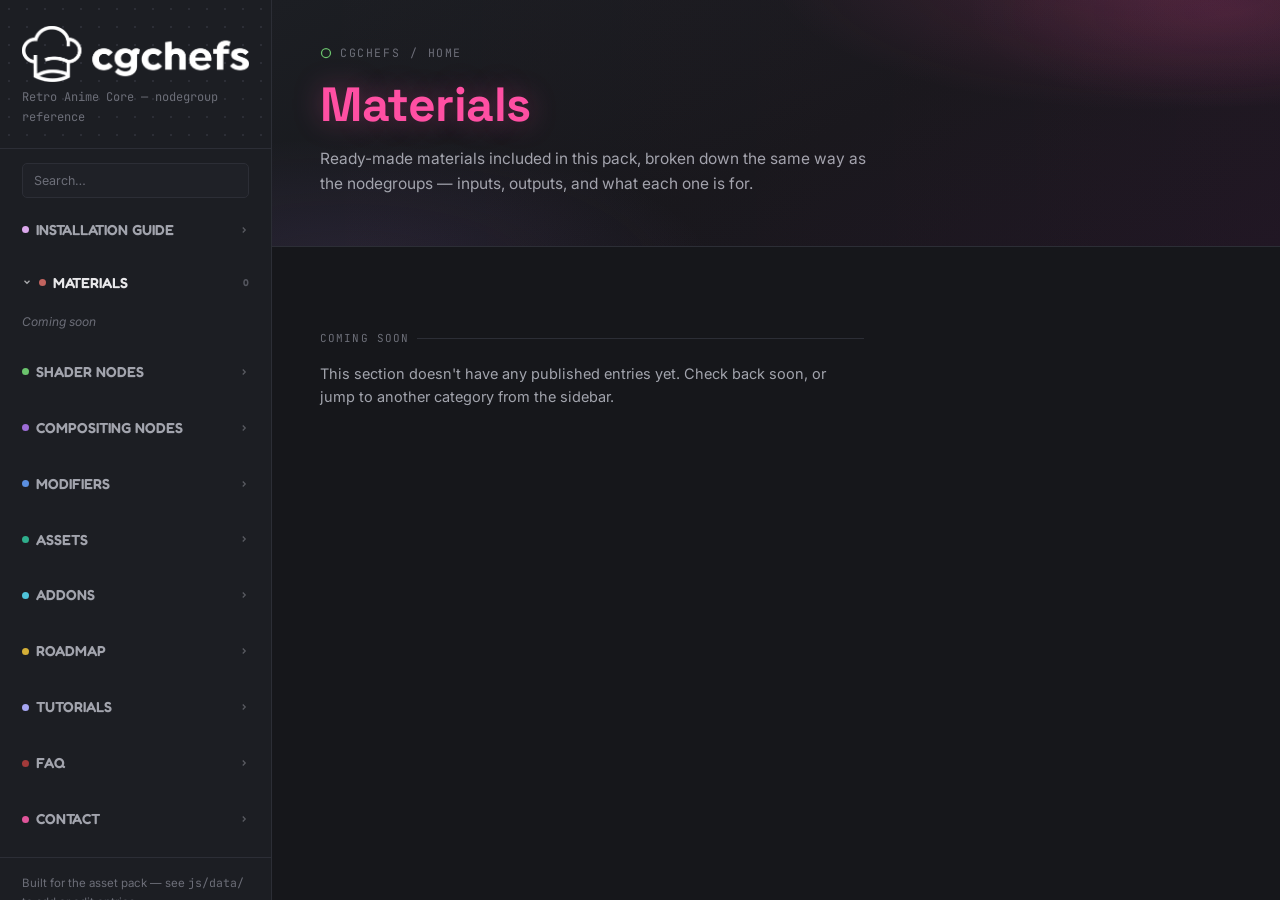
<file: materials.html>
<!DOCTYPE html>
<html lang="en">
<head>
<meta charset="UTF-8">
<meta name="viewport" content="width=device-width, initial-scale=1.0">
<title>CGCHEFS — Materials</title>
<link rel="preconnect" href="https://fonts.googleapis.com">
<link href="https://fonts.googleapis.com/css2?family=Space+Grotesk:wght@400;500;600;700&family=Inter:wght@400;500;600&family=JetBrains+Mono:wght@400;500&family=Fredoka:wght@500;600;700&display=swap" rel="stylesheet">
<link rel="stylesheet" href="css/styles.css">

</head>
<body>

<button class="sidebar-toggle" id="sidebarToggle" aria-label="Toggle navigation">
  <svg width="18" height="18" viewBox="0 0 24 24" fill="none" stroke="currentColor" stroke-width="2"><line x1="3" y1="6" x2="21" y2="6"/><line x1="3" y1="12" x2="21" y2="12"/><line x1="3" y1="18" x2="21" y2="18"/></svg>
</button>
<div class="sidebar-scrim" id="sidebarScrim"></div>

<div class="shell">

  <!-- ============================================================
       SIDEBAR — auto-built from CAT_META in js/app.js. The current
       page's own category expands into individual node links; every
       other category is a single link out to its own page.
       ============================================================ -->
  <nav class="sidebar" id="sidebar">
    <div class="sidebar-head dotgrid">
      <a class="mark" href="index.html">
        <img src="images/cgchefs-logo.png" alt="CGCHEFS" class="brand-logo">
      </a>
      <div class="sub">Retro Anime Core — nodegroup reference</div>
    </div>
    <div class="sidebar-search">
      <input type="search" id="navSearch" class="mono" placeholder="Search…" autocomplete="off" spellcheck="false">
    </div>
    <div id="searchCrossResults" class="search-cross-results"></div>
    <div id="navContent"></div>
    <div class="sidebar-foot">Built for the asset pack — see <span class="mono">js/data/</span> to add or edit entries.</div>
  </nav>

  <div class="main-col">
    <!-- ============================================================
         PAGE HEADER
         ============================================================ -->
    <header class="hero hero-compact">
      <div class="hero-inner">
        <div class="hero-eyebrow">
          <svg width="12" height="12" viewBox="0 0 24 24" fill="none" stroke="#6bc46d" stroke-width="2.5"><circle cx="12" cy="12" r="9"/></svg>
          CGCHEFS <a href="index.html" class="eyebrow-home-link">/ Home</a>
        </div>
        <h1>Materials</h1>
        <p class="lead">Ready-made materials included in this pack, broken down the same way as the nodegroups — inputs, outputs, and what each one is for.</p>
      </div>
    </header>

    <!-- ============================================================
         NODE ARTICLES — auto-built from this page's own NODEGROUPS
         ============================================================ -->
    <main id="articleContent"></main>
  </div>
</div>

<script>window.NODEGROUPS = []; window.PAGE_CATEGORY = "materials";</script>
<script src="js/data/search-index.js"></script>
<!-- No entries yet for "materials". When you add js/data/materials.js,
     load it here BEFORE app.js, e.g.:
     <script src="js/data/materials.js"></script> -->
<script src="js/app.js"></script>

</body>
</html>
</file>
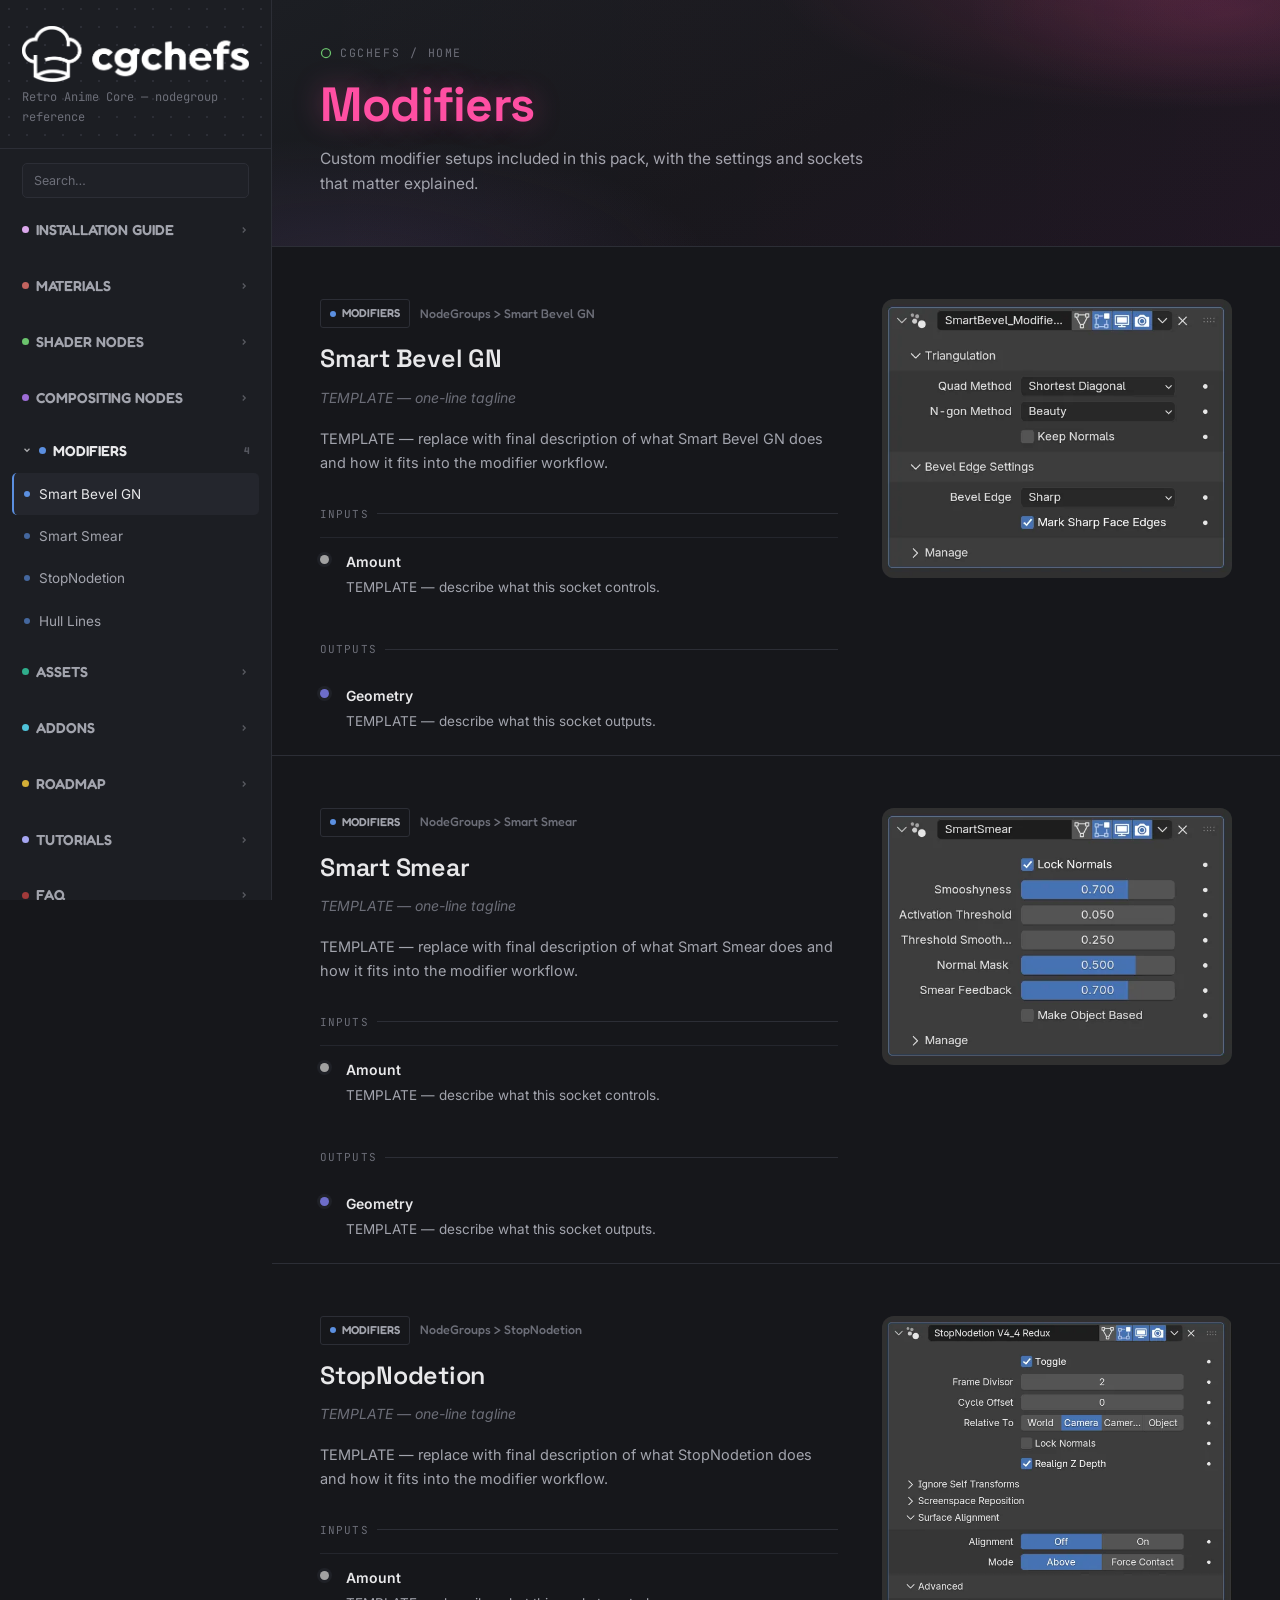
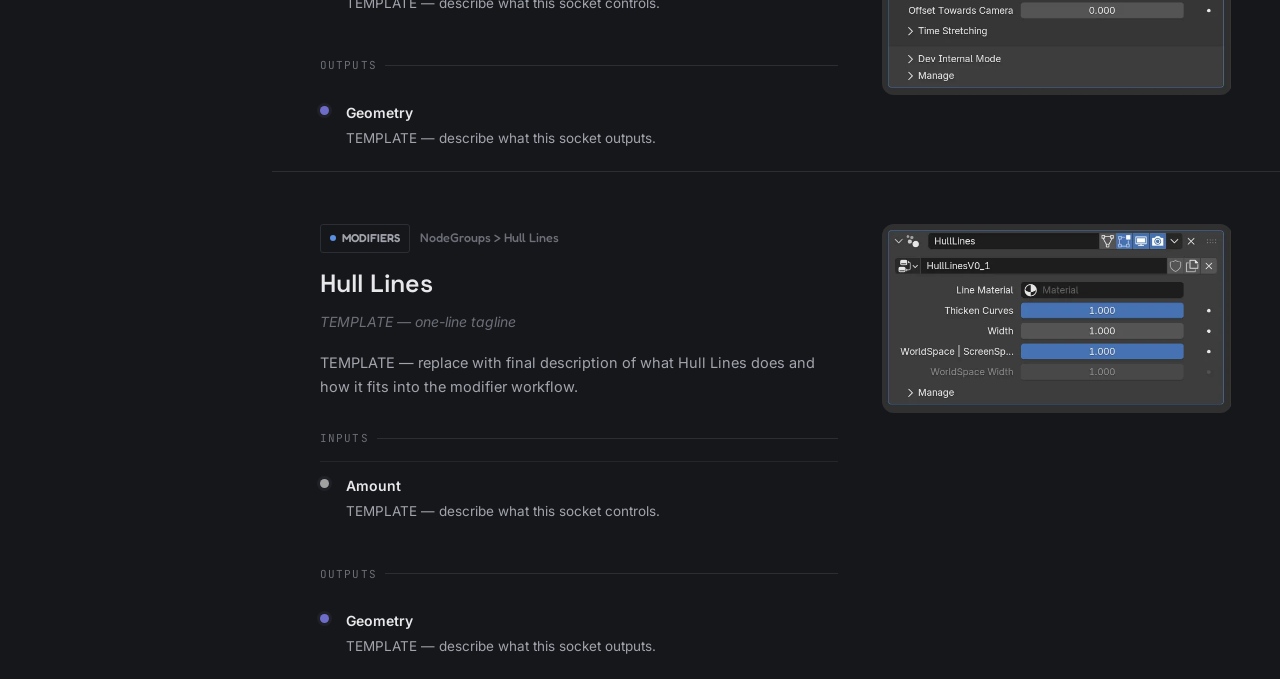
<file: modifiers.html>
<!DOCTYPE html>
<html lang="en">
<head>
<meta charset="UTF-8">
<meta name="viewport" content="width=device-width, initial-scale=1.0">
<title>CGCHEFS — Modifiers</title>
<link rel="preconnect" href="https://fonts.googleapis.com">
<link href="https://fonts.googleapis.com/css2?family=Space+Grotesk:wght@400;500;600;700&family=Inter:wght@400;500;600&family=JetBrains+Mono:wght@400;500&family=Fredoka:wght@500;600;700&display=swap" rel="stylesheet">
<link rel="stylesheet" href="css/styles.css">

</head>
<body>

<button class="sidebar-toggle" id="sidebarToggle" aria-label="Toggle navigation">
  <svg width="18" height="18" viewBox="0 0 24 24" fill="none" stroke="currentColor" stroke-width="2"><line x1="3" y1="6" x2="21" y2="6"/><line x1="3" y1="12" x2="21" y2="12"/><line x1="3" y1="18" x2="21" y2="18"/></svg>
</button>
<div class="sidebar-scrim" id="sidebarScrim"></div>

<div class="shell">

  <!-- ============================================================
       SIDEBAR — auto-built from CAT_META in js/app.js. The current
       page's own category expands into individual node links; every
       other category is a single link out to its own page.
       ============================================================ -->
  <nav class="sidebar" id="sidebar">
    <div class="sidebar-head dotgrid">
      <a class="mark" href="index.html">
        <img src="images/cgchefs-logo.png" alt="CGCHEFS" class="brand-logo">
      </a>
      <div class="sub">Retro Anime Core — nodegroup reference</div>
    </div>
    <div class="sidebar-search">
      <input type="search" id="navSearch" class="mono" placeholder="Search…" autocomplete="off" spellcheck="false">
    </div>
    <div id="searchCrossResults" class="search-cross-results"></div>
    <div id="navContent"></div>
    <div class="sidebar-foot">Built for the asset pack — see <span class="mono">js/data/</span> to add or edit entries.</div>
  </nav>

  <div class="main-col">
    <!-- ============================================================
         PAGE HEADER
         ============================================================ -->
    <header class="hero hero-compact">
      <div class="hero-inner">
        <div class="hero-eyebrow">
          <svg width="12" height="12" viewBox="0 0 24 24" fill="none" stroke="#6bc46d" stroke-width="2.5"><circle cx="12" cy="12" r="9"/></svg>
          CGCHEFS <a href="index.html" class="eyebrow-home-link">/ Home</a>
        </div>
        <h1>Modifiers</h1>
        <p class="lead">Custom modifier setups included in this pack, with the settings and sockets that matter explained.</p>
      </div>
    </header>

    <!-- ============================================================
         NODE ARTICLES — auto-built from this page's own NODEGROUPS
         ============================================================ -->
    <main id="articleContent"></main>
  </div>
</div>

<script>window.NODEGROUPS = []; window.PAGE_CATEGORY = "modifiers";</script>
<script src="js/data/search-index.js"></script>
<script src="js/data/modifiers.js"></script>
<script src="js/app.js"></script>

</body>
</html>
</file>
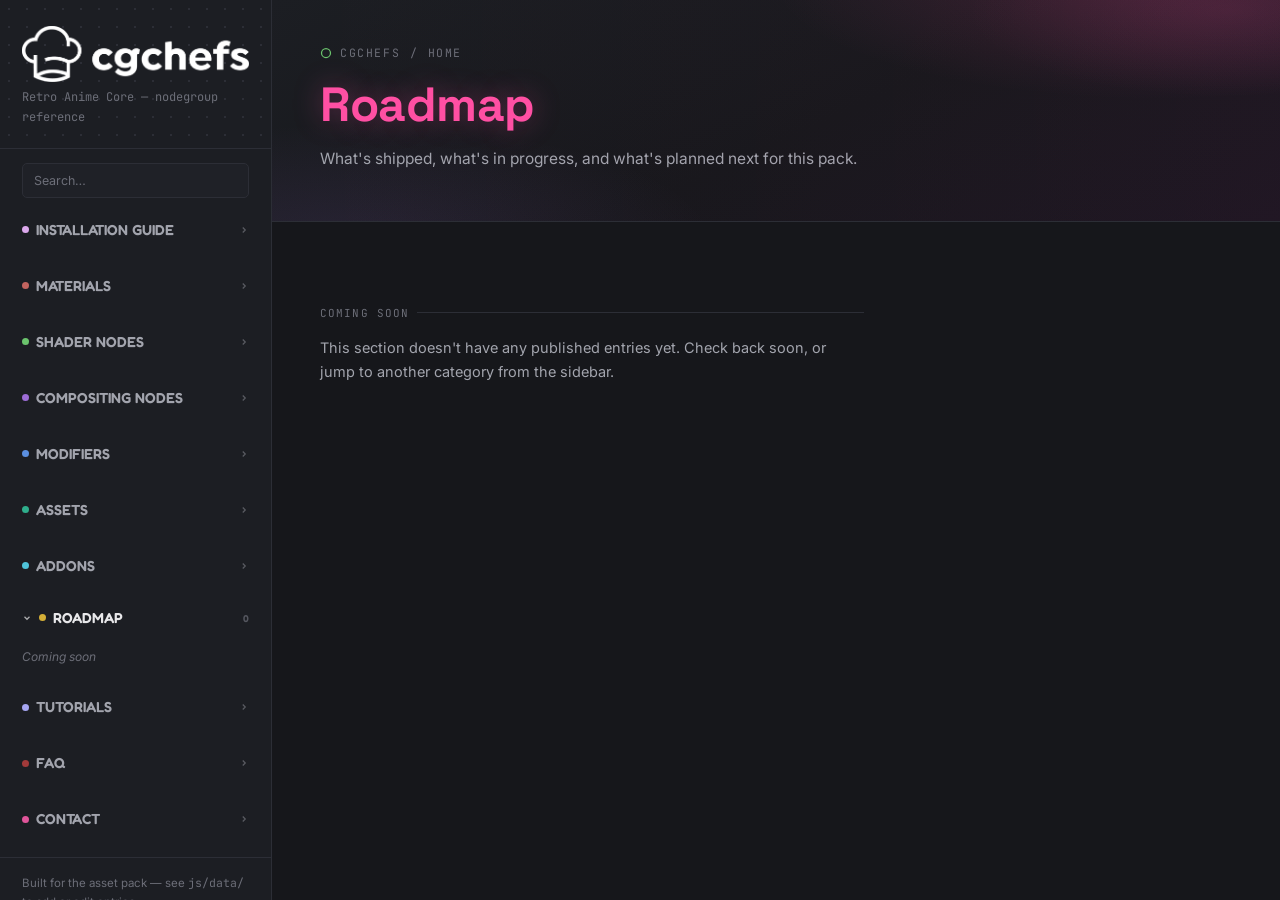
<file: roadmap.html>
<!DOCTYPE html>
<html lang="en">
<head>
<meta charset="UTF-8">
<meta name="viewport" content="width=device-width, initial-scale=1.0">
<title>CGCHEFS — Roadmap</title>
<link rel="preconnect" href="https://fonts.googleapis.com">
<link href="https://fonts.googleapis.com/css2?family=Space+Grotesk:wght@400;500;600;700&family=Inter:wght@400;500;600&family=JetBrains+Mono:wght@400;500&family=Fredoka:wght@500;600;700&display=swap" rel="stylesheet">
<link rel="stylesheet" href="css/styles.css">

</head>
<body>

<button class="sidebar-toggle" id="sidebarToggle" aria-label="Toggle navigation">
  <svg width="18" height="18" viewBox="0 0 24 24" fill="none" stroke="currentColor" stroke-width="2"><line x1="3" y1="6" x2="21" y2="6"/><line x1="3" y1="12" x2="21" y2="12"/><line x1="3" y1="18" x2="21" y2="18"/></svg>
</button>
<div class="sidebar-scrim" id="sidebarScrim"></div>

<div class="shell">

  <!-- ============================================================
       SIDEBAR — auto-built from CAT_META in js/app.js. The current
       page's own category expands into individual node links; every
       other category is a single link out to its own page.
       ============================================================ -->
  <nav class="sidebar" id="sidebar">
    <div class="sidebar-head dotgrid">
      <a class="mark" href="index.html">
        <img src="images/cgchefs-logo.png" alt="CGCHEFS" class="brand-logo">
      </a>
      <div class="sub">Retro Anime Core — nodegroup reference</div>
    </div>
    <div class="sidebar-search">
      <input type="search" id="navSearch" class="mono" placeholder="Search…" autocomplete="off" spellcheck="false">
    </div>
    <div id="searchCrossResults" class="search-cross-results"></div>
    <div id="navContent"></div>
    <div class="sidebar-foot">Built for the asset pack — see <span class="mono">js/data/</span> to add or edit entries.</div>
  </nav>

  <div class="main-col">
    <!-- ============================================================
         PAGE HEADER
         ============================================================ -->
    <header class="hero hero-compact">
      <div class="hero-inner">
        <div class="hero-eyebrow">
          <svg width="12" height="12" viewBox="0 0 24 24" fill="none" stroke="#6bc46d" stroke-width="2.5"><circle cx="12" cy="12" r="9"/></svg>
          CGCHEFS <a href="index.html" class="eyebrow-home-link">/ Home</a>
        </div>
        <h1>Roadmap</h1>
        <p class="lead">What's shipped, what's in progress, and what's planned next for this pack.</p>
      </div>
    </header>

    <!-- ============================================================
         NODE ARTICLES — auto-built from this page's own NODEGROUPS
         ============================================================ -->
    <main id="articleContent"></main>
  </div>
</div>

<script>window.NODEGROUPS = []; window.PAGE_CATEGORY = "roadmap";</script>
<script src="js/data/search-index.js"></script>
<!-- No entries yet for "roadmap". When you add js/data/roadmap.js,
     load it here BEFORE app.js, e.g.:
     <script src="js/data/roadmap.js"></script> -->
<script src="js/app.js"></script>

</body>
</html>
</file>
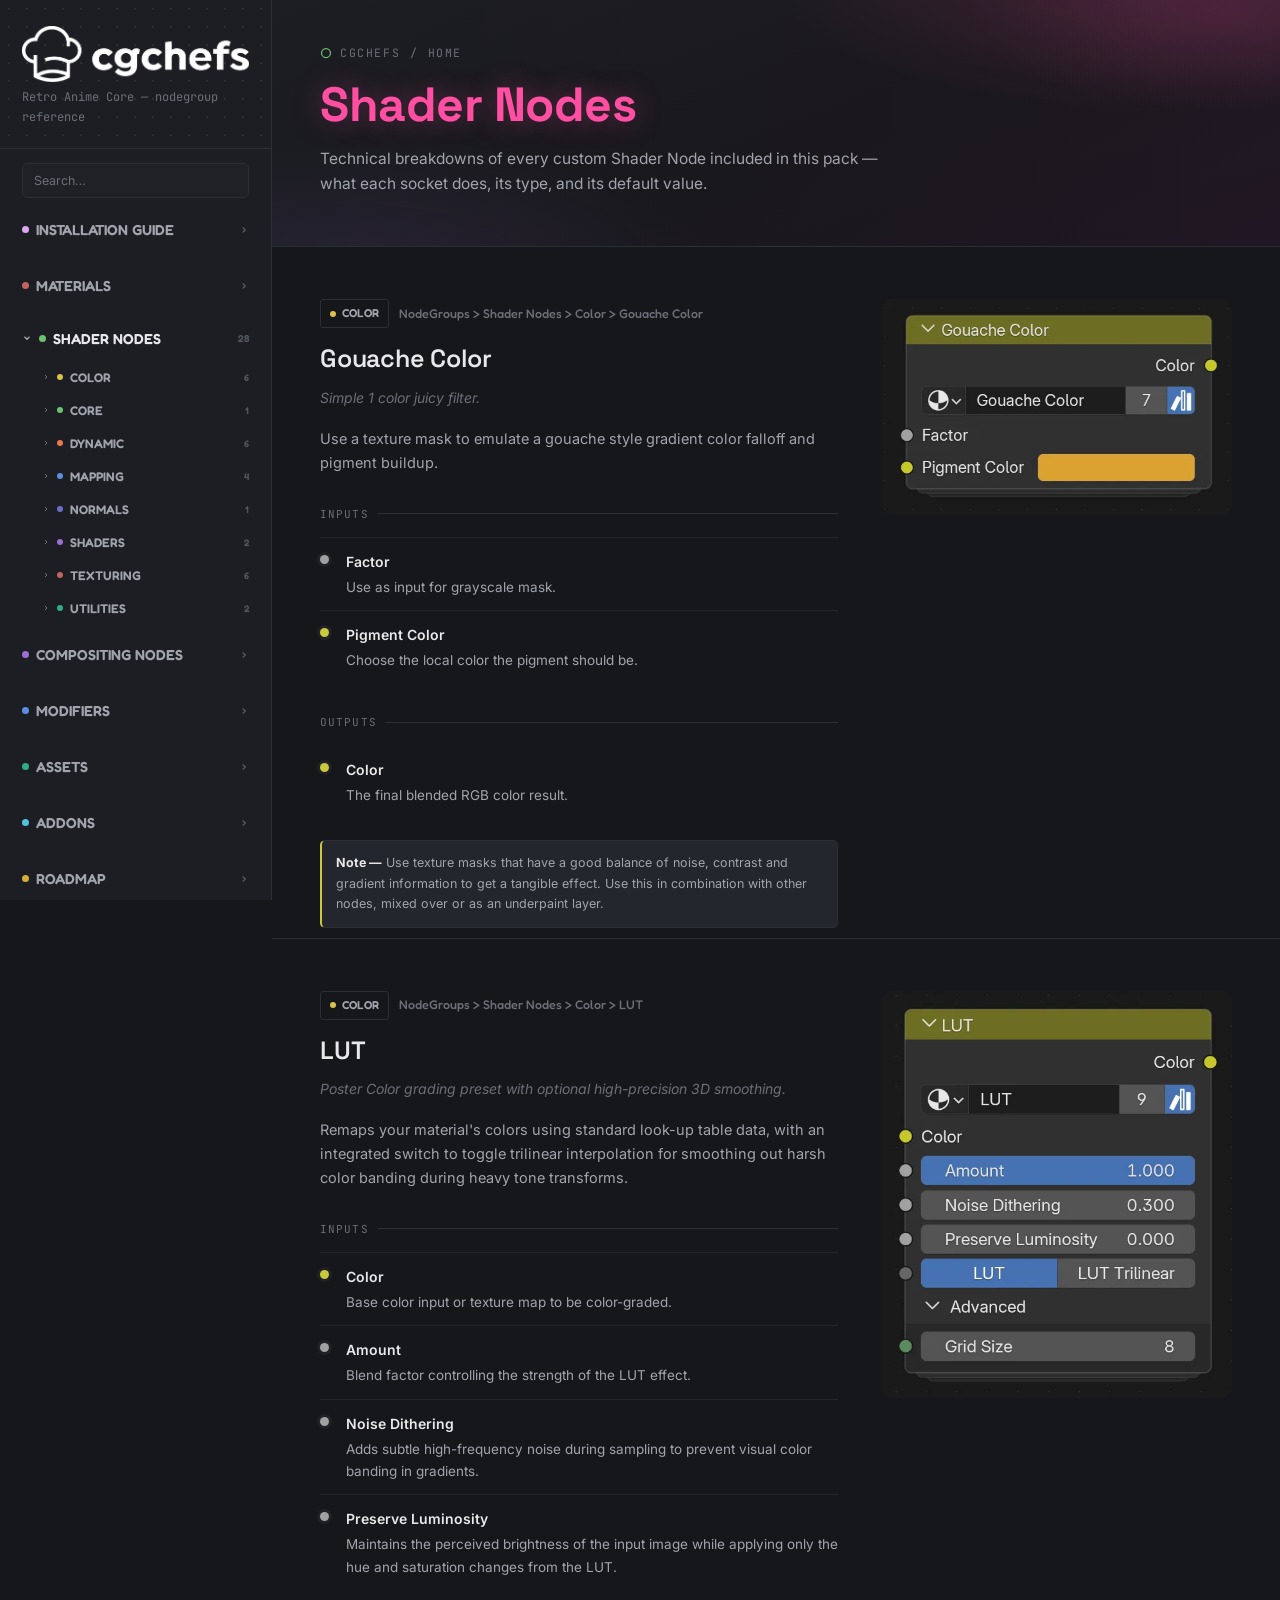
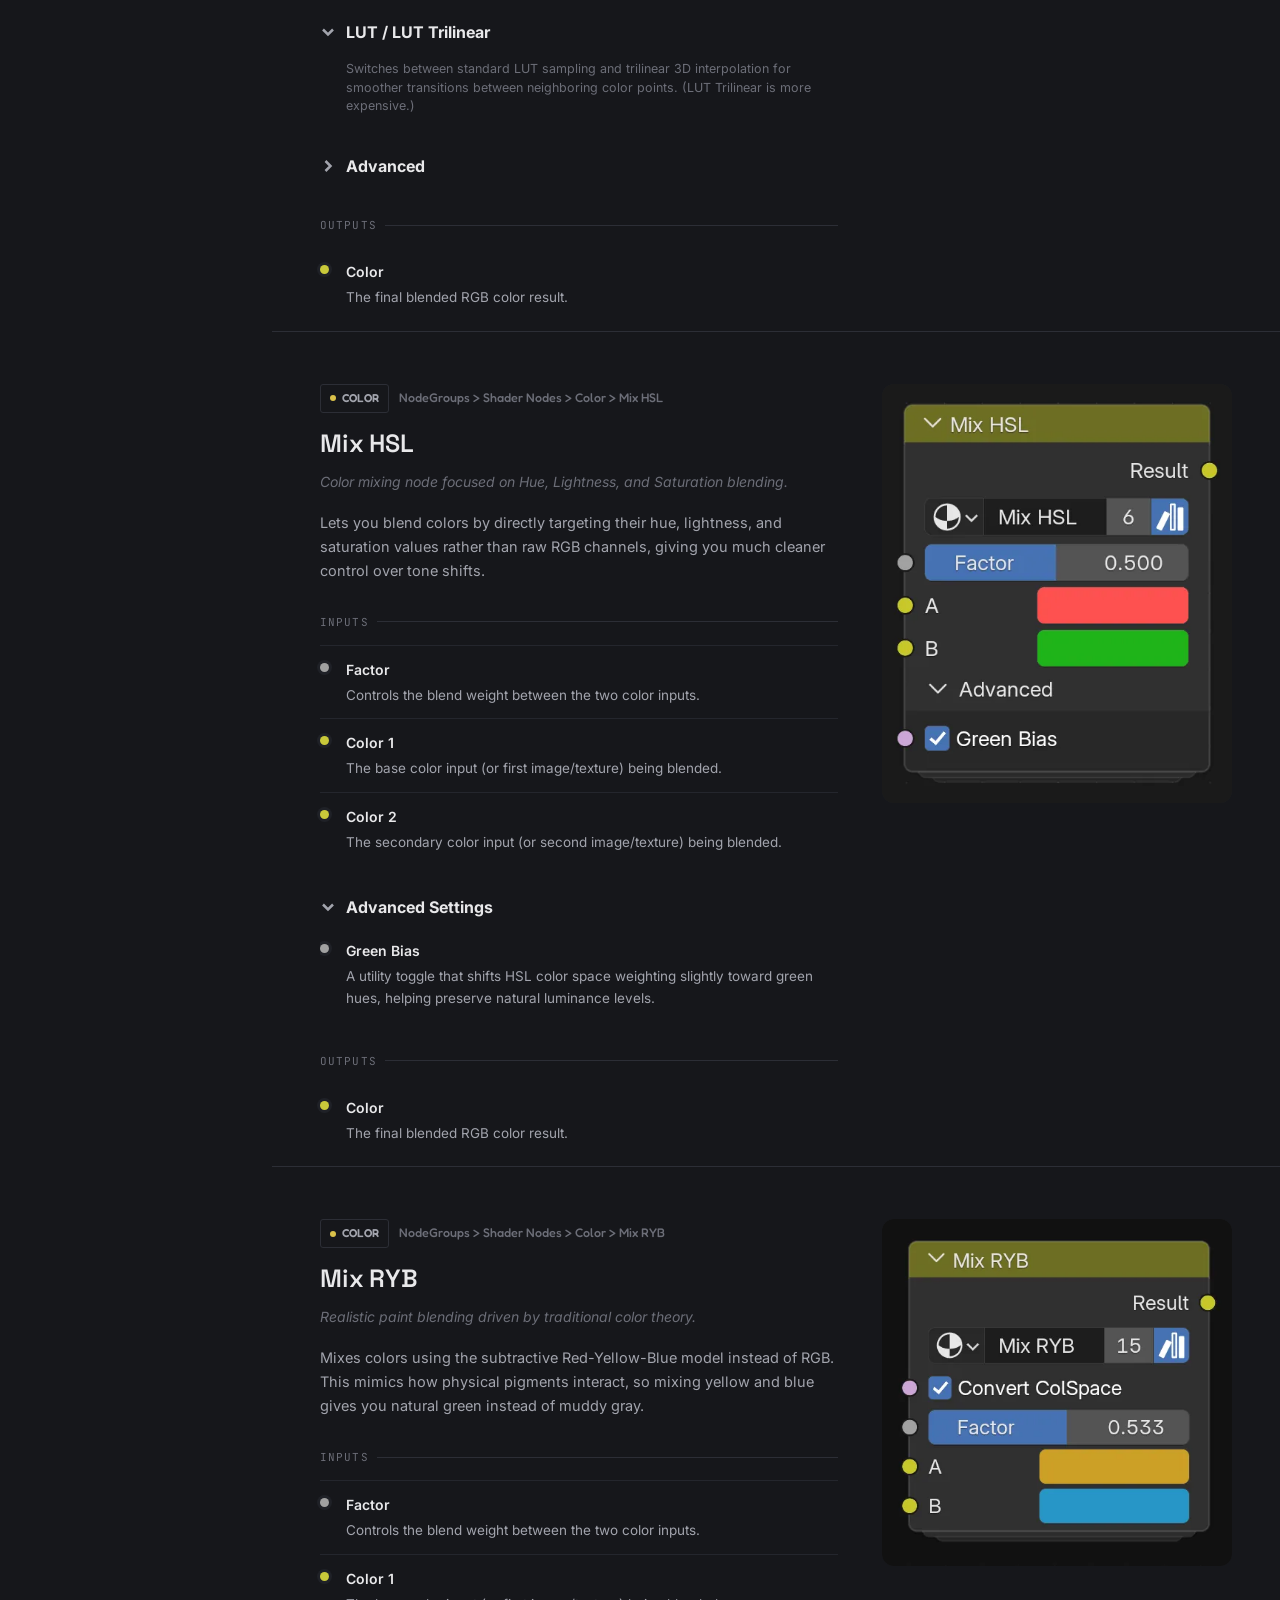
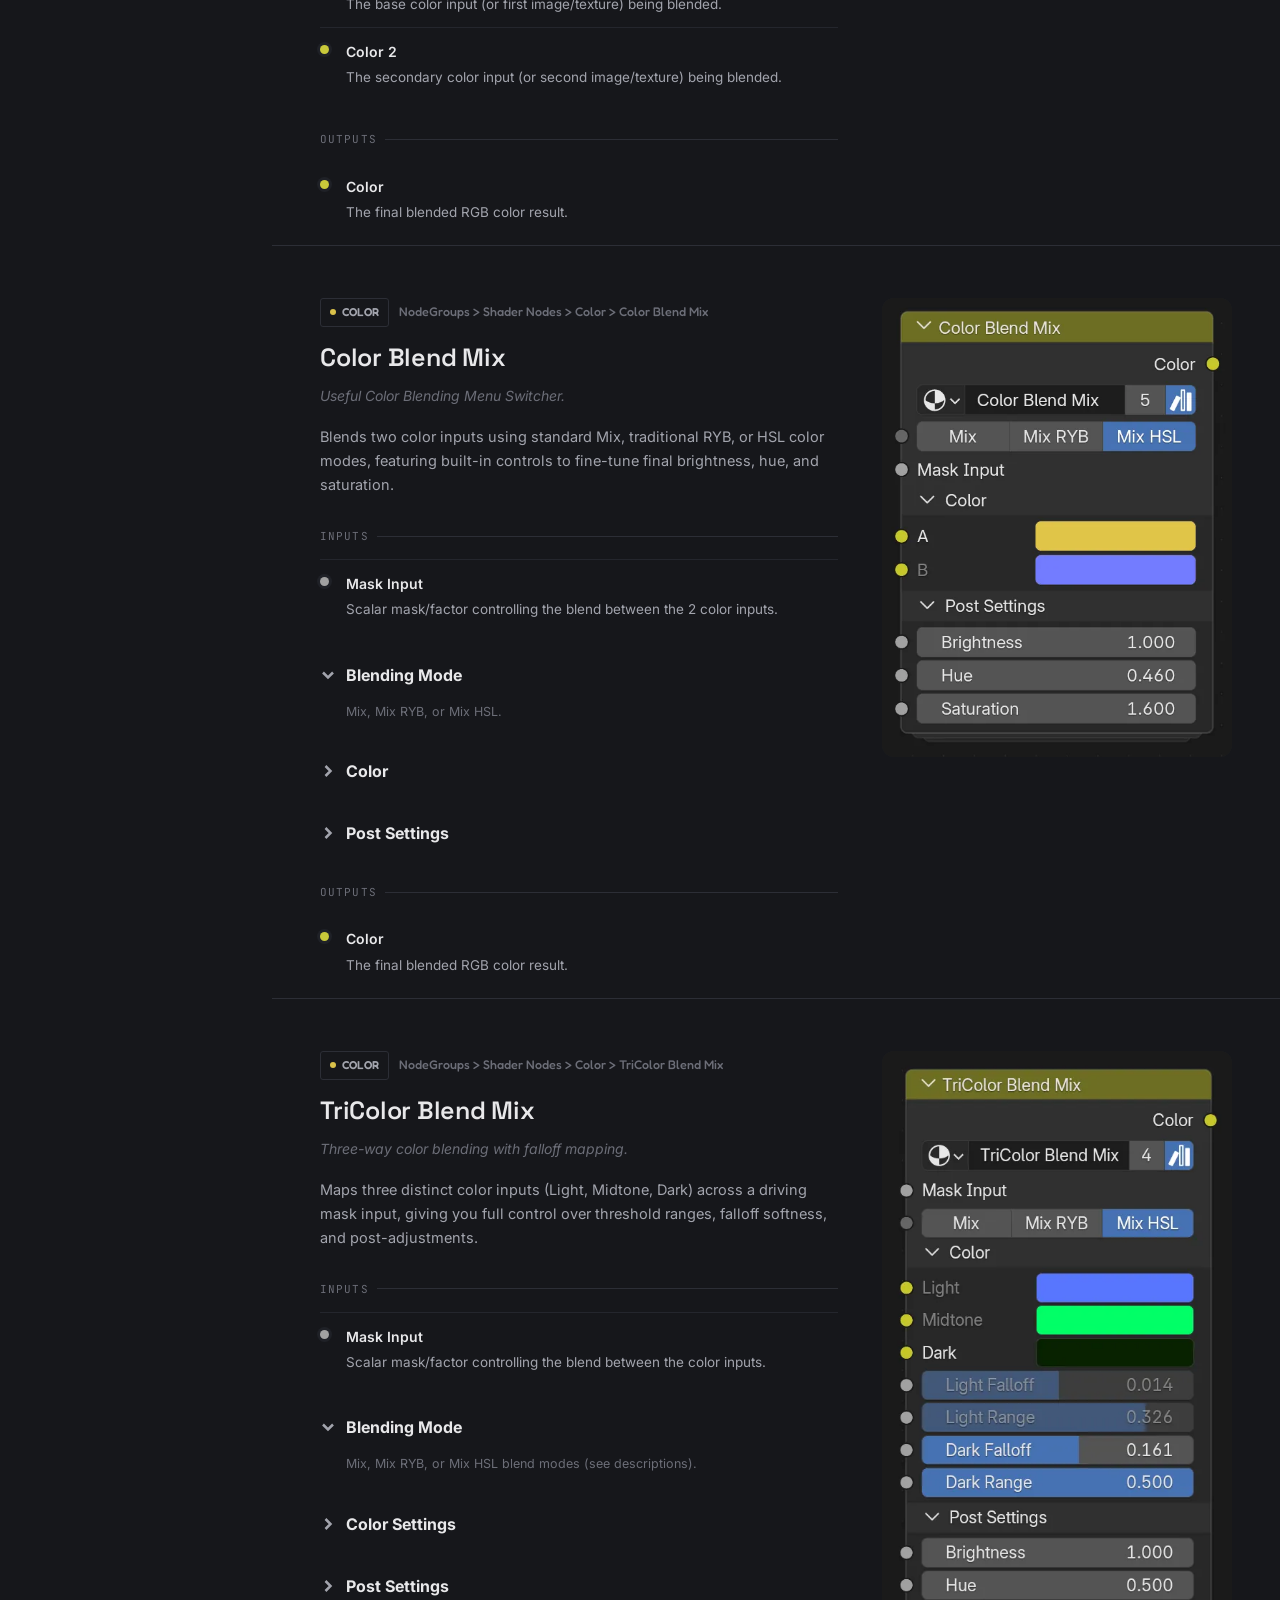
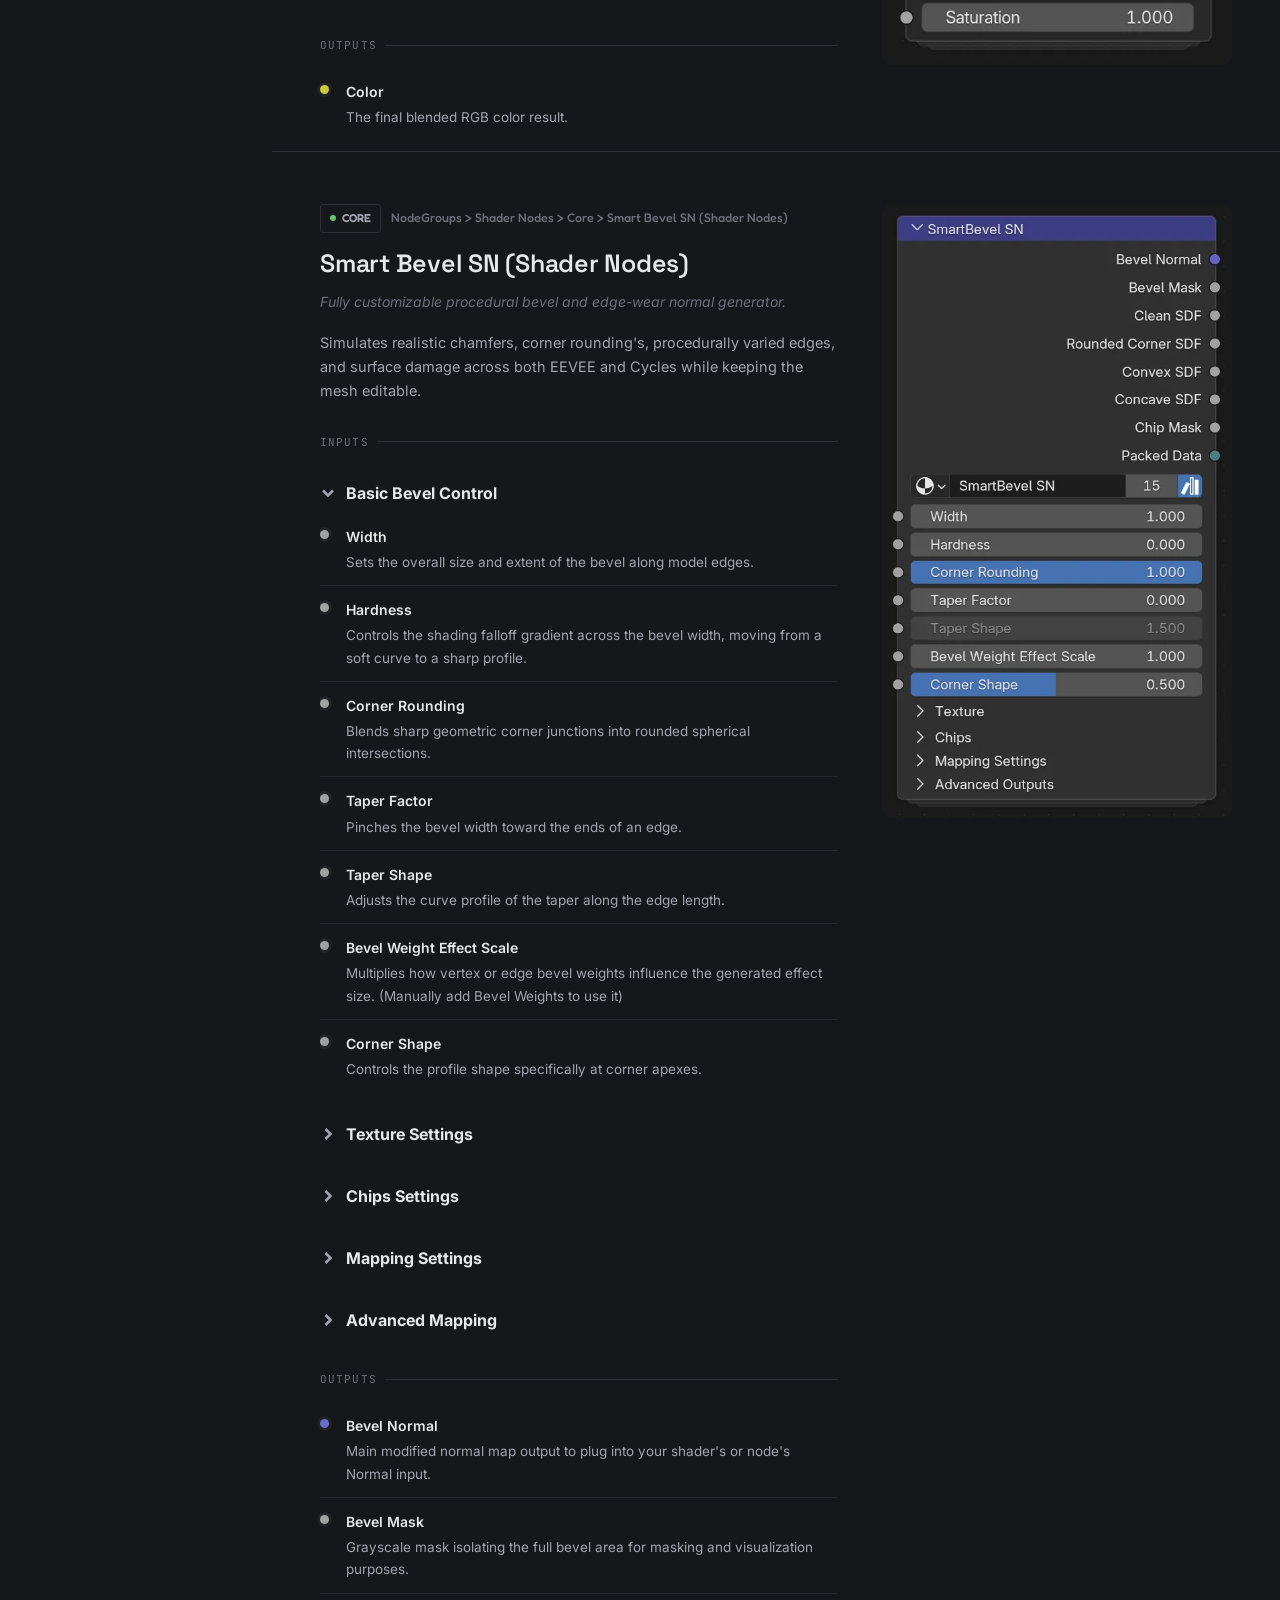
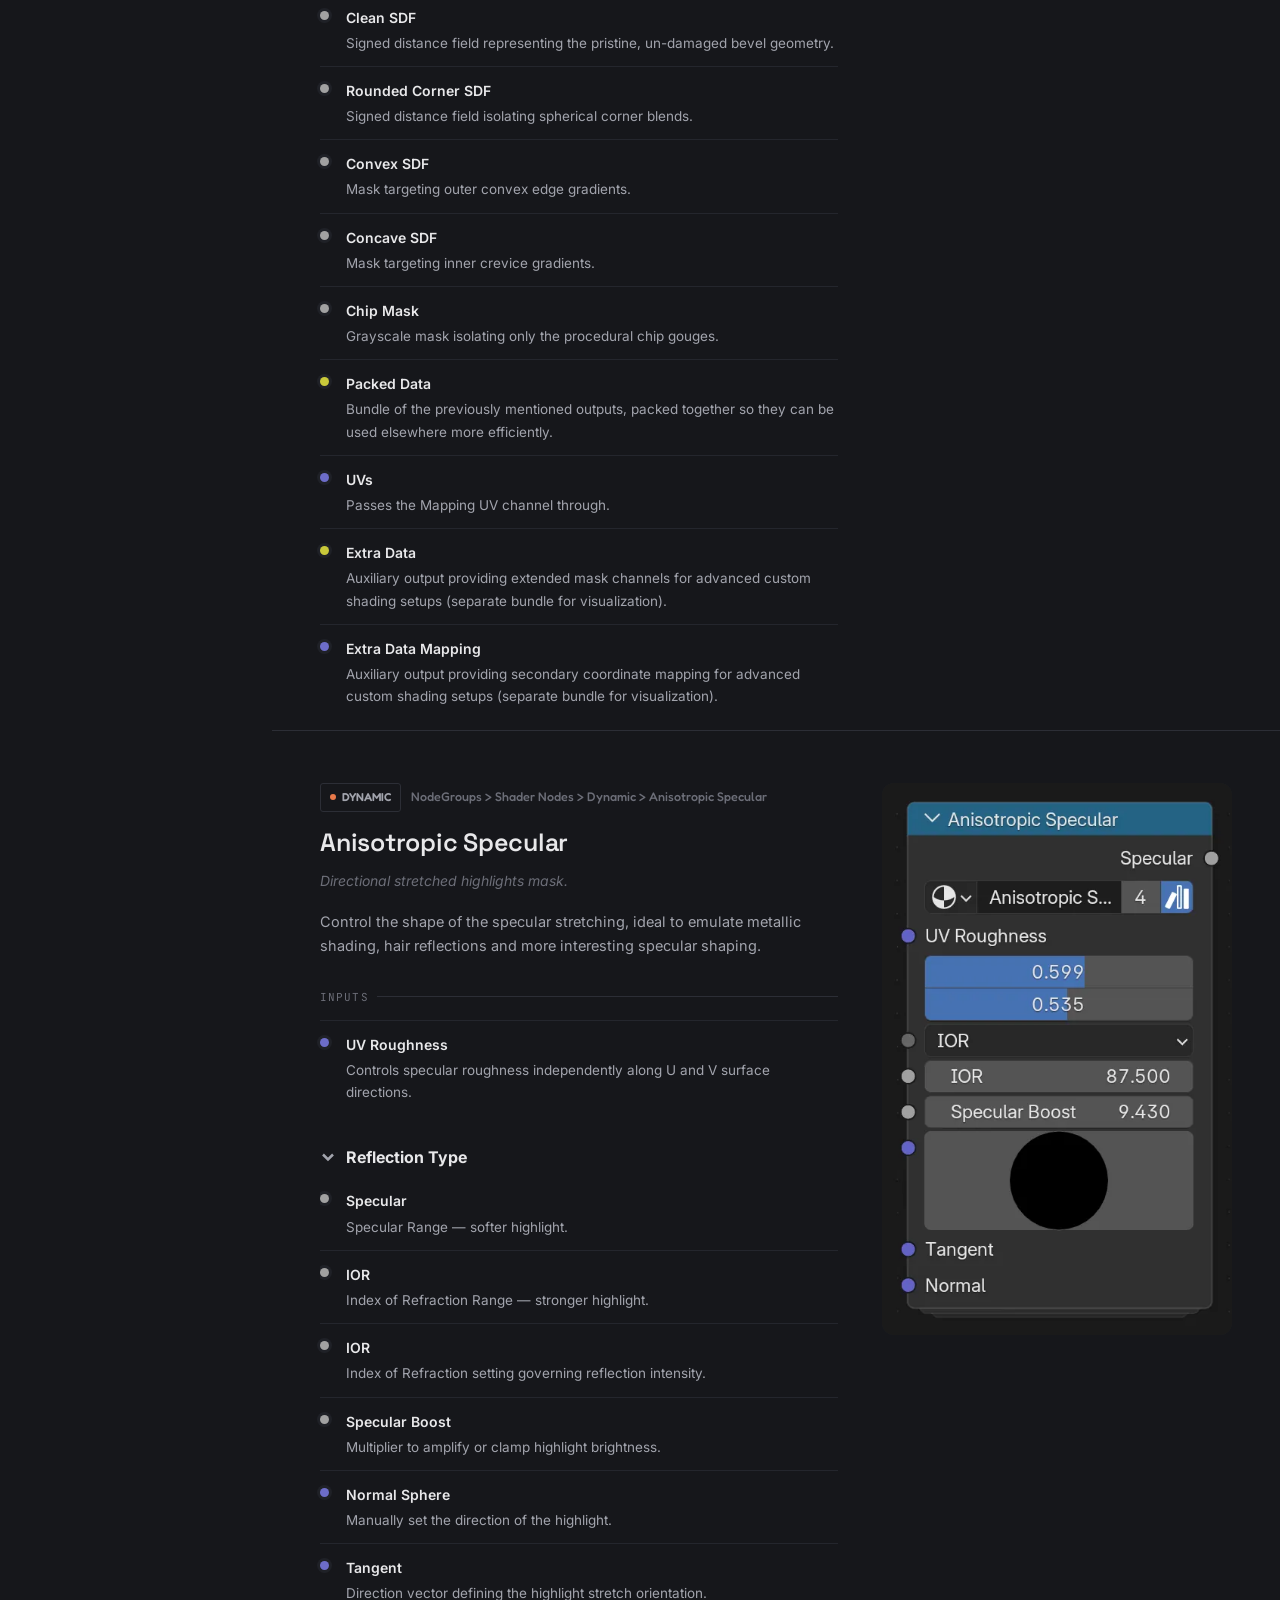
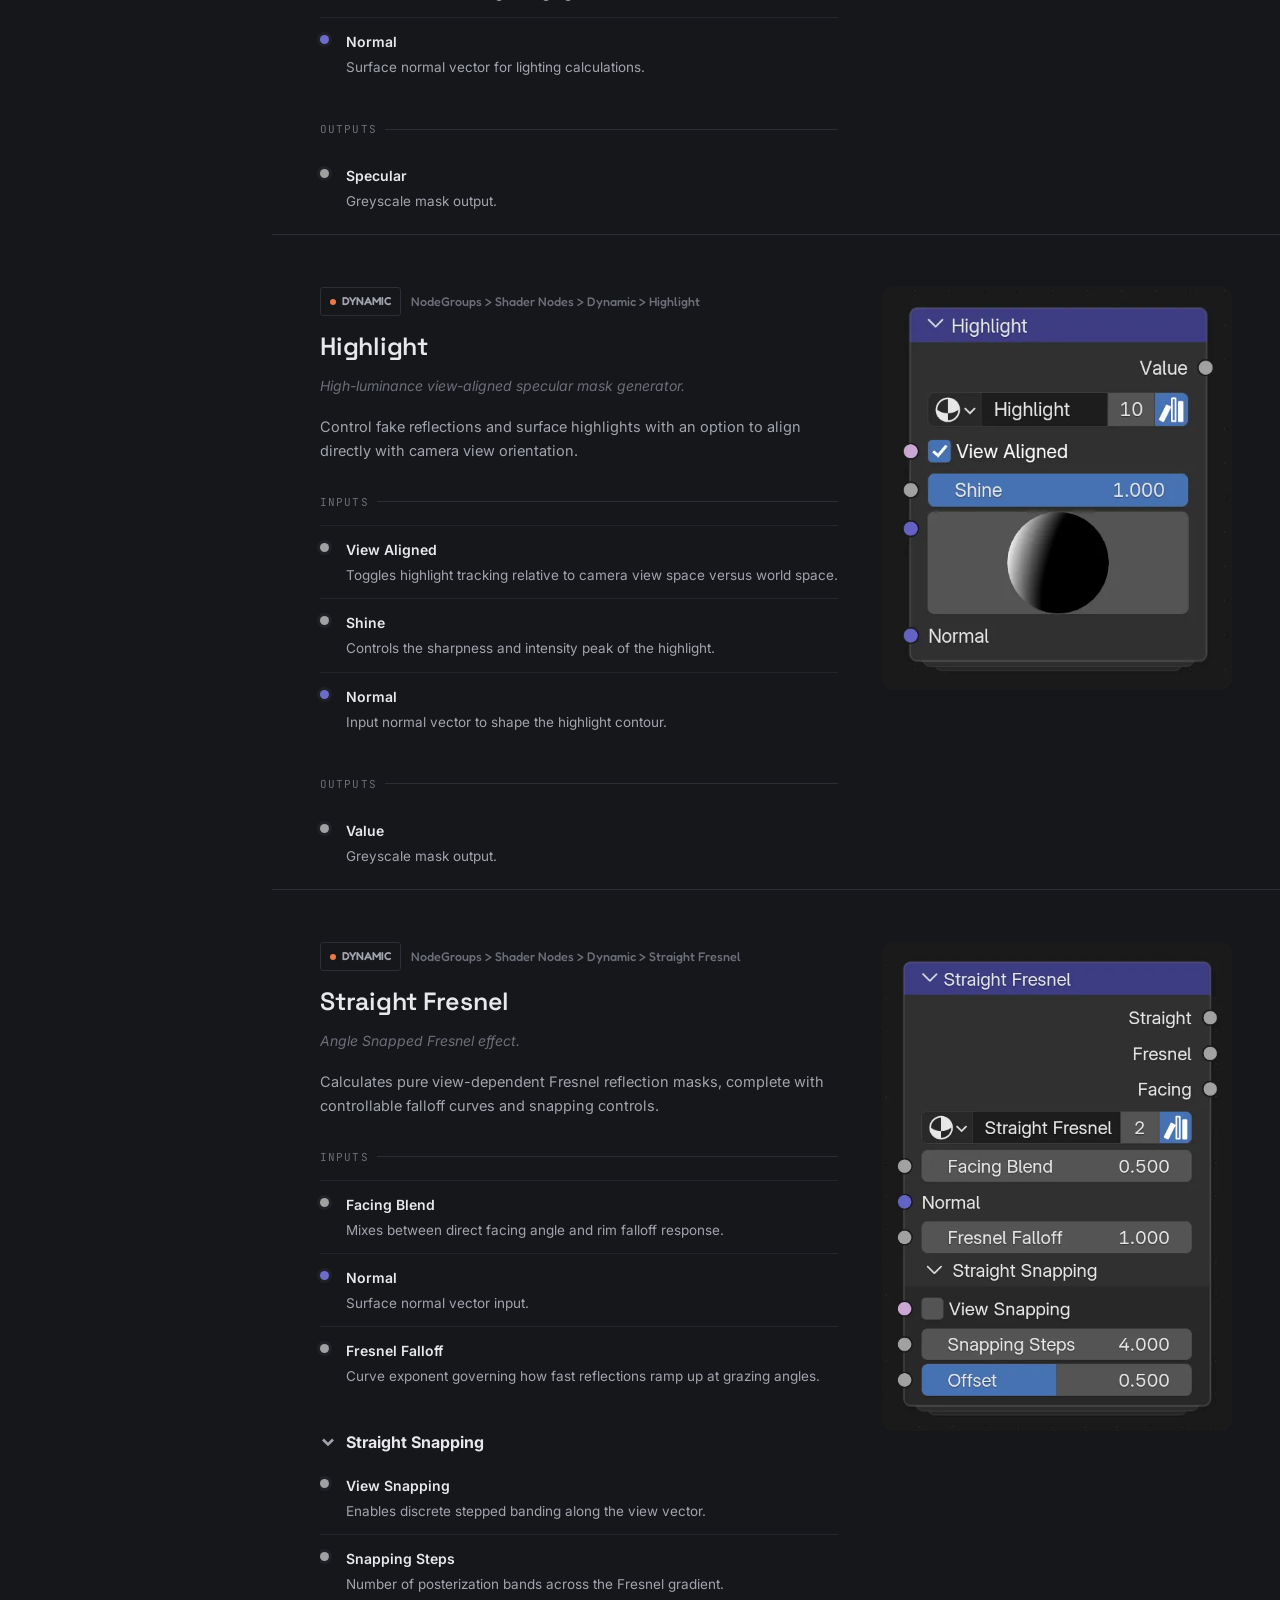
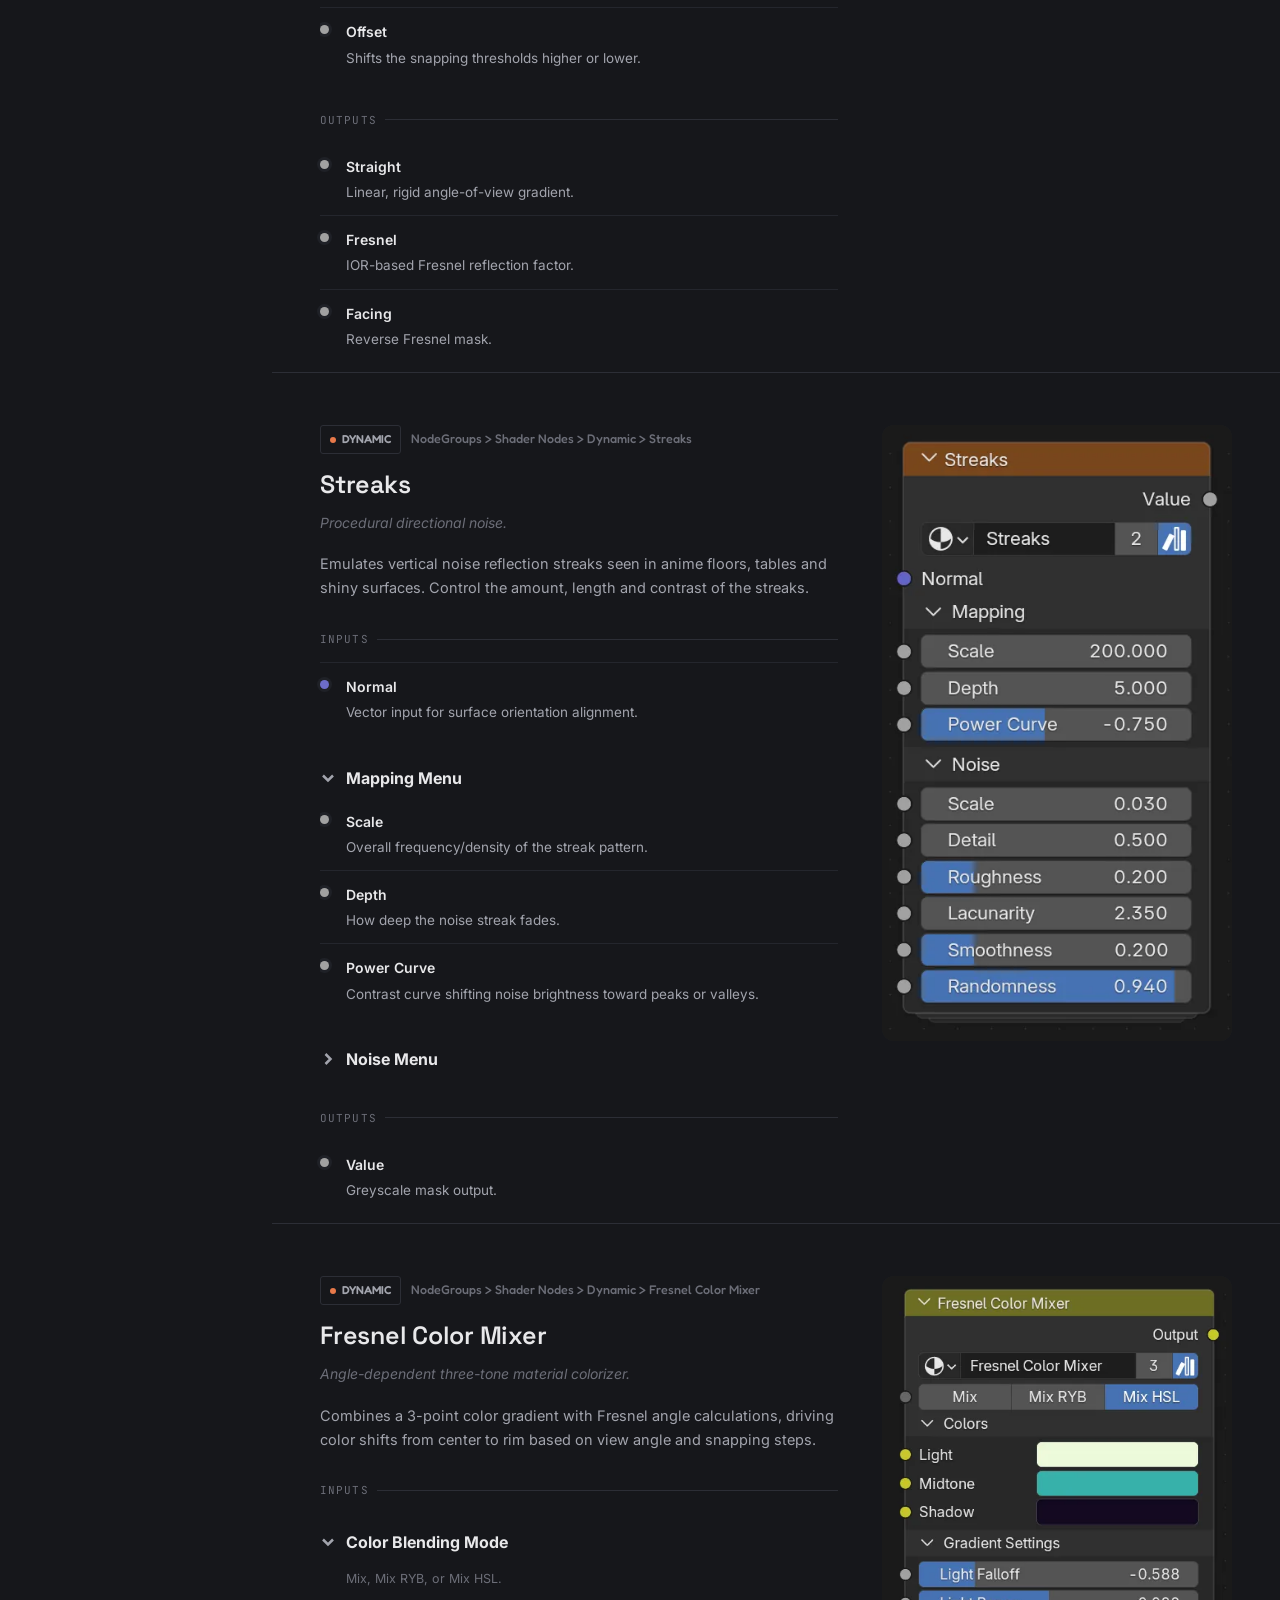
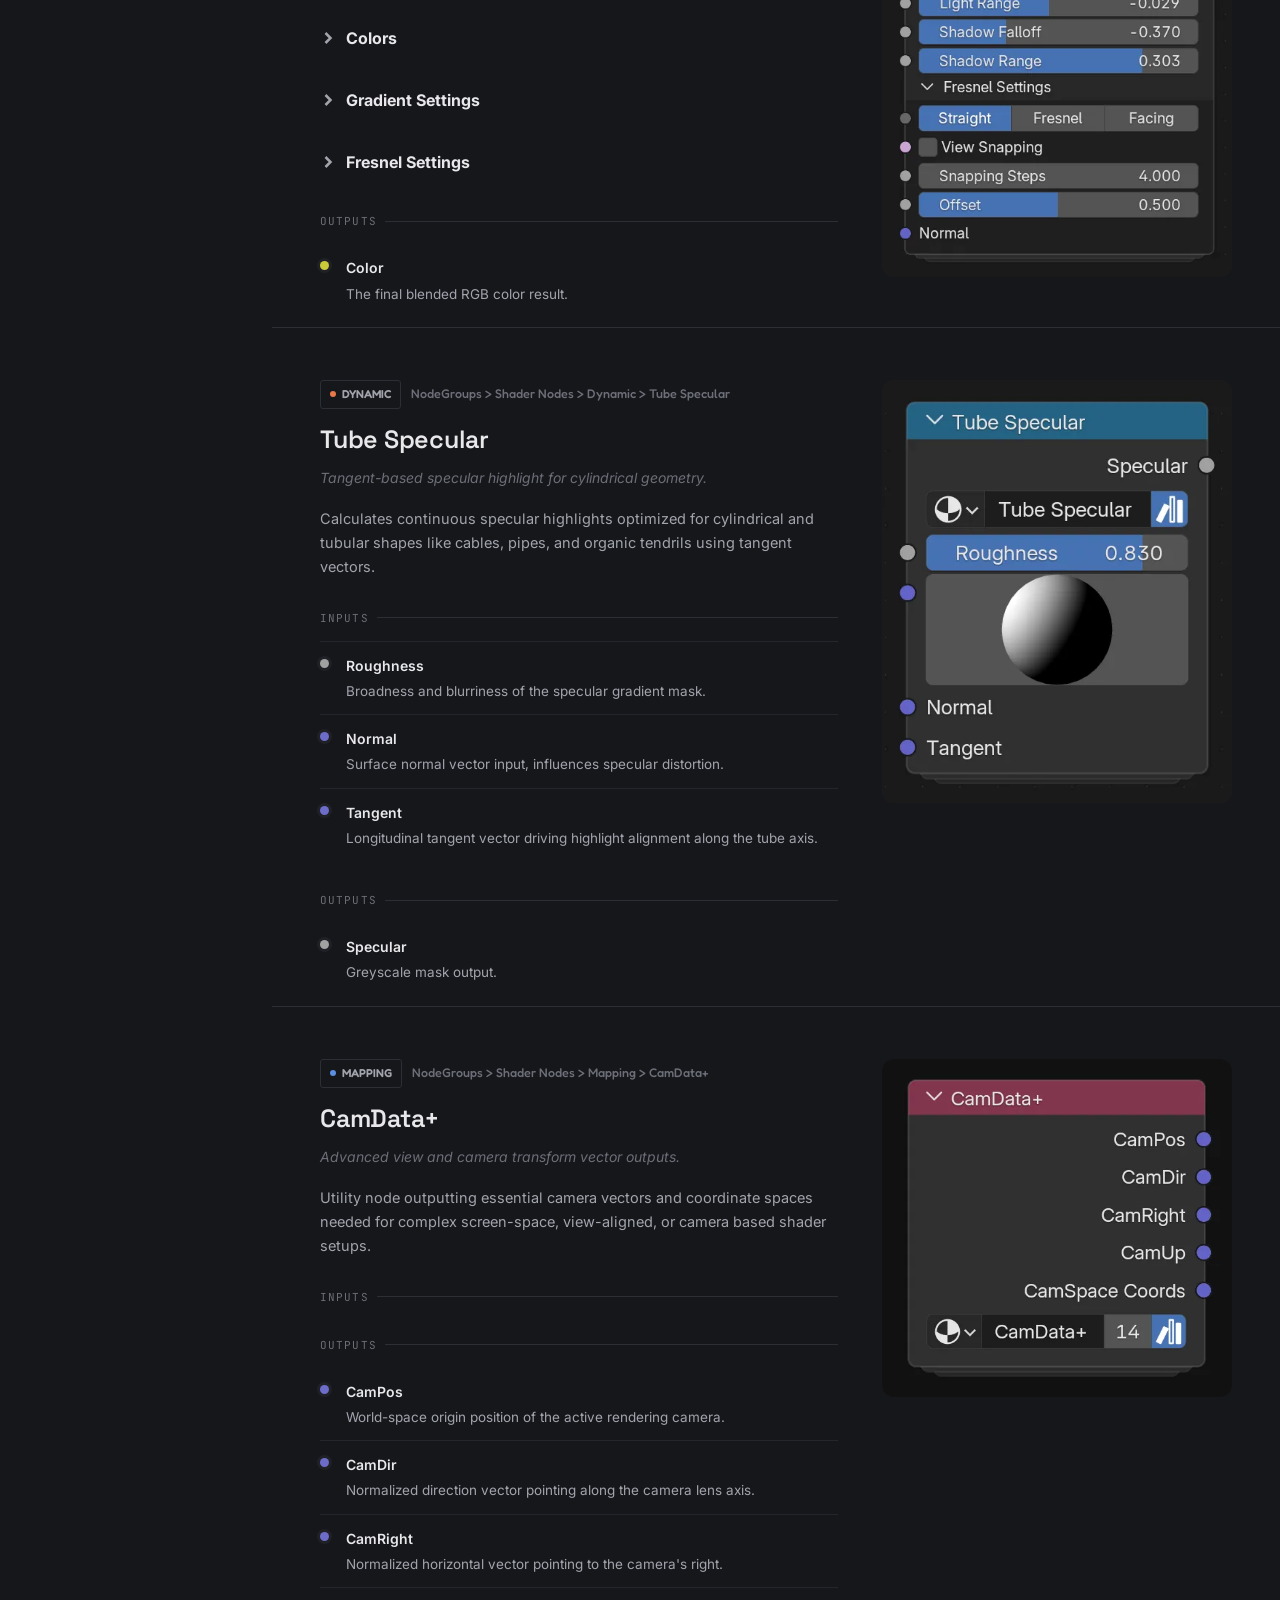
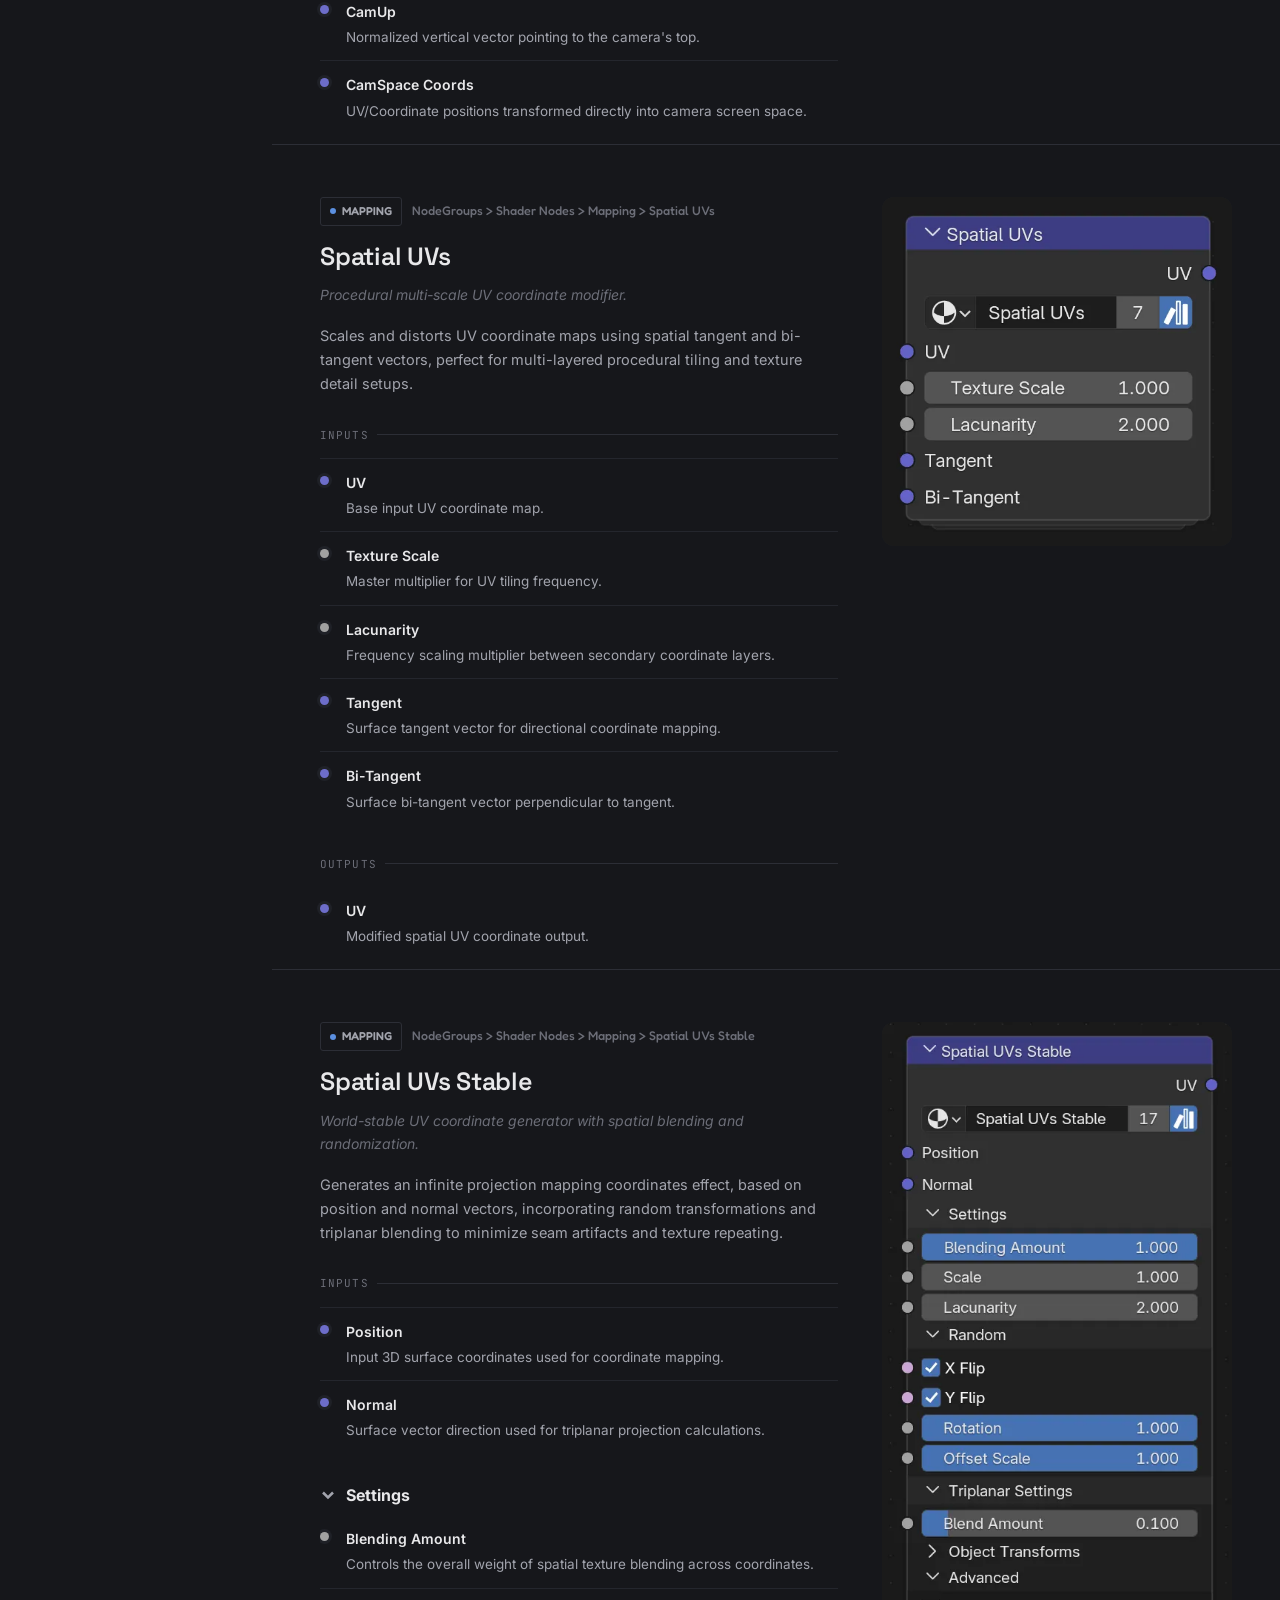
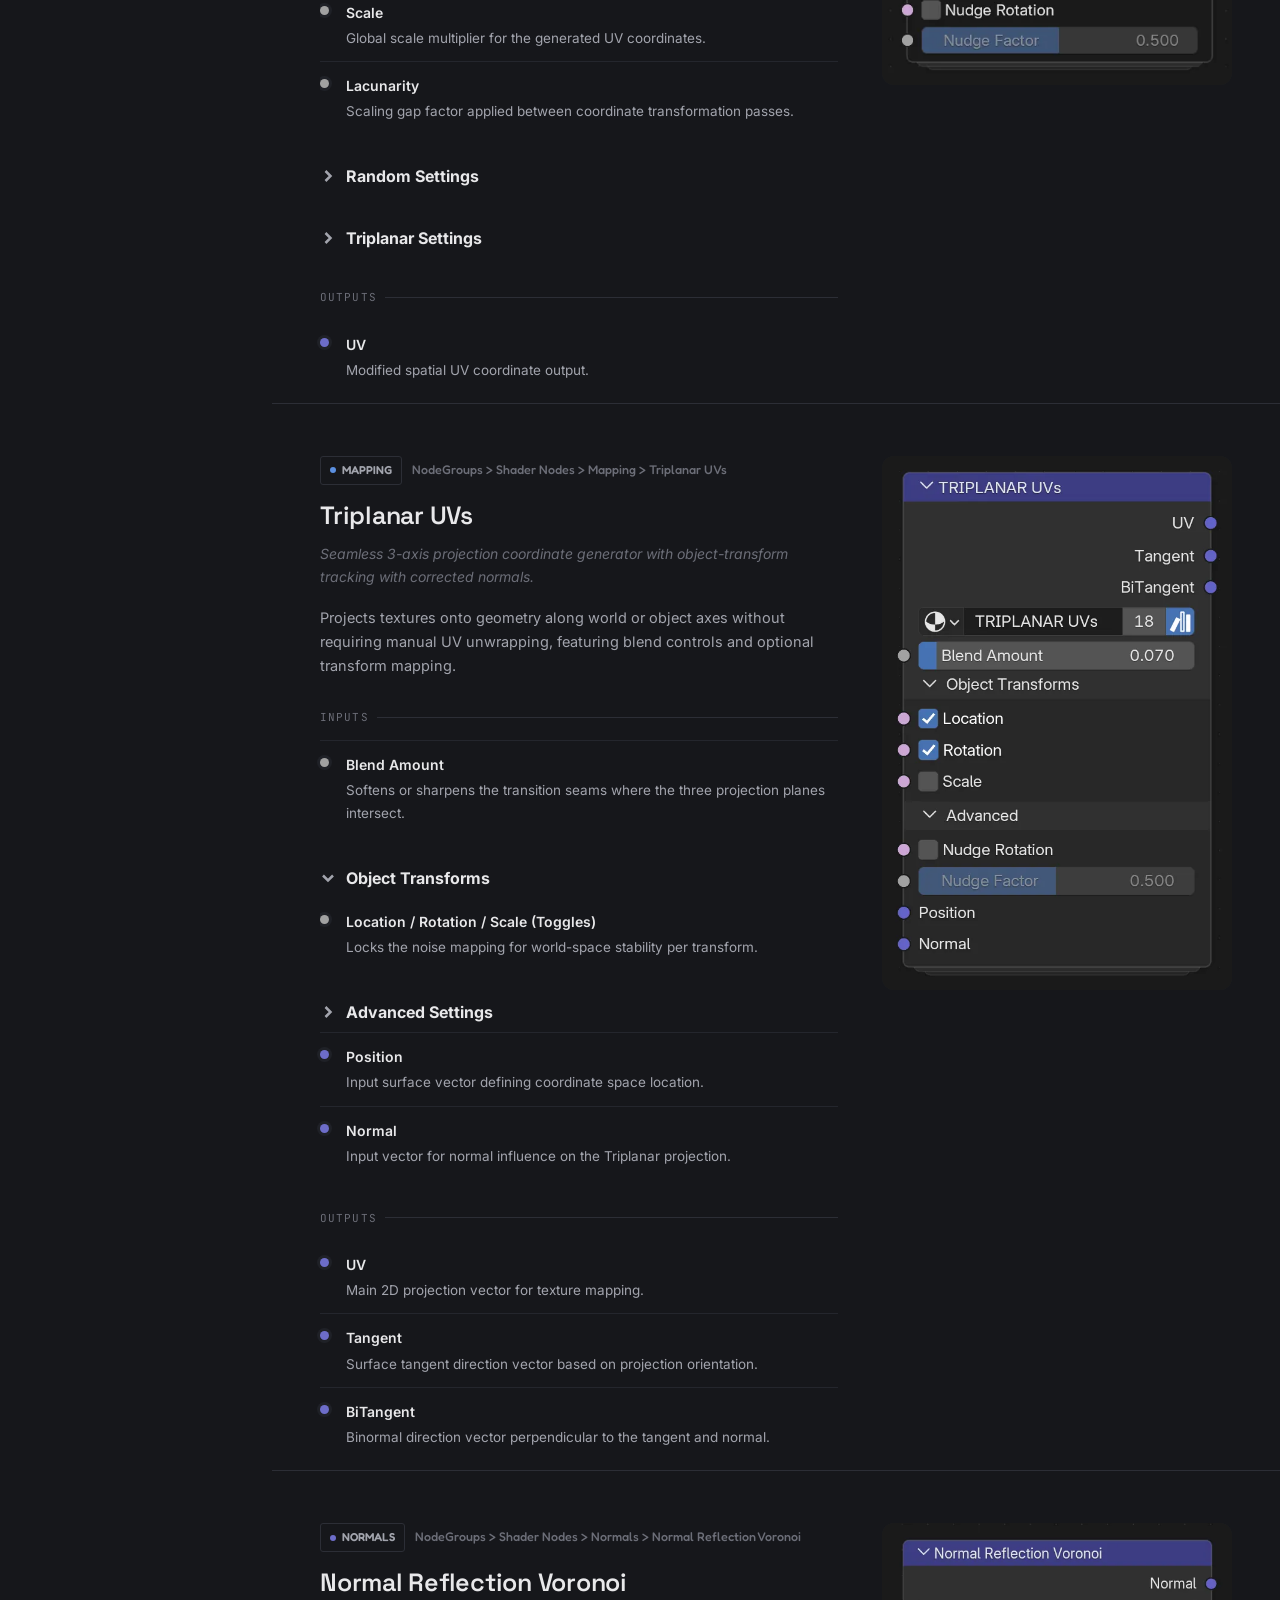
<file: shader.html>
<!DOCTYPE html>
<html lang="en">
<head>
<meta charset="UTF-8">
<meta name="viewport" content="width=device-width, initial-scale=1.0">
<title>CGCHEFS — Shader Nodes</title>
<link rel="preconnect" href="https://fonts.googleapis.com">
<link href="https://fonts.googleapis.com/css2?family=Space+Grotesk:wght@400;500;600;700&family=Inter:wght@400;500;600&family=JetBrains+Mono:wght@400;500&family=Fredoka:wght@500;600;700&display=swap" rel="stylesheet">
<link rel="stylesheet" href="css/styles.css">

</head>
<body>

<button class="sidebar-toggle" id="sidebarToggle" aria-label="Toggle navigation">
  <svg width="18" height="18" viewBox="0 0 24 24" fill="none" stroke="currentColor" stroke-width="2"><line x1="3" y1="6" x2="21" y2="6"/><line x1="3" y1="12" x2="21" y2="12"/><line x1="3" y1="18" x2="21" y2="18"/></svg>
</button>
<div class="sidebar-scrim" id="sidebarScrim"></div>

<div class="shell">

  <!-- ============================================================
       SIDEBAR — auto-built from CAT_META in js/app.js. The current
       page's own category expands into individual node links; every
       other category is a single link out to its own page.
       ============================================================ -->
  <nav class="sidebar" id="sidebar">
    <div class="sidebar-head dotgrid">
      <a class="mark" href="index.html">
        <img src="images/cgchefs-logo.png" alt="CGCHEFS" class="brand-logo">
      </a>
      <div class="sub">Retro Anime Core — nodegroup reference</div>
    </div>
    <div class="sidebar-search">
      <input type="search" id="navSearch" class="mono" placeholder="Search…" autocomplete="off" spellcheck="false">
    </div>
    <div id="searchCrossResults" class="search-cross-results"></div>
    <div id="navContent"></div>
    <div class="sidebar-foot">Built for the asset pack — see <span class="mono">js/data/</span> to add or edit entries.</div>
  </nav>

  <div class="main-col">
    <!-- ============================================================
         PAGE HEADER
         ============================================================ -->
    <header class="hero hero-compact">
      <div class="hero-inner">
        <div class="hero-eyebrow">
          <svg width="12" height="12" viewBox="0 0 24 24" fill="none" stroke="#6bc46d" stroke-width="2.5"><circle cx="12" cy="12" r="9"/></svg>
          CGCHEFS <a href="index.html" class="eyebrow-home-link">/ Home</a>
        </div>
        <h1>Shader Nodes</h1>
        <p class="lead">Technical breakdowns of every custom Shader Node included in this pack — what each socket does, its type, and its default value.</p>
      </div>
    </header>

    <!-- ============================================================
         NODE ARTICLES — auto-built from this page's own NODEGROUPS
         ============================================================ -->
    <main id="articleContent"></main>
  </div>
</div>

<script>window.NODEGROUPS = []; window.PAGE_CATEGORY = "shader";</script>
<script src="js/data/search-index.js"></script>
<script src="js/data/shader-color.js"></script>
<script src="js/data/shader-core.js"></script>
<script src="js/data/shader-dynamic.js"></script>
<script src="js/data/shader-mapping.js"></script>
<script src="js/data/shader-normals.js"></script>
<script src="js/data/shader-shaders.js"></script>
<script src="js/data/shader-texturing.js"></script>
<script src="js/data/shader-utilities.js"></script>
<script src="js/app.js"></script>

</body>
</html>
</file>
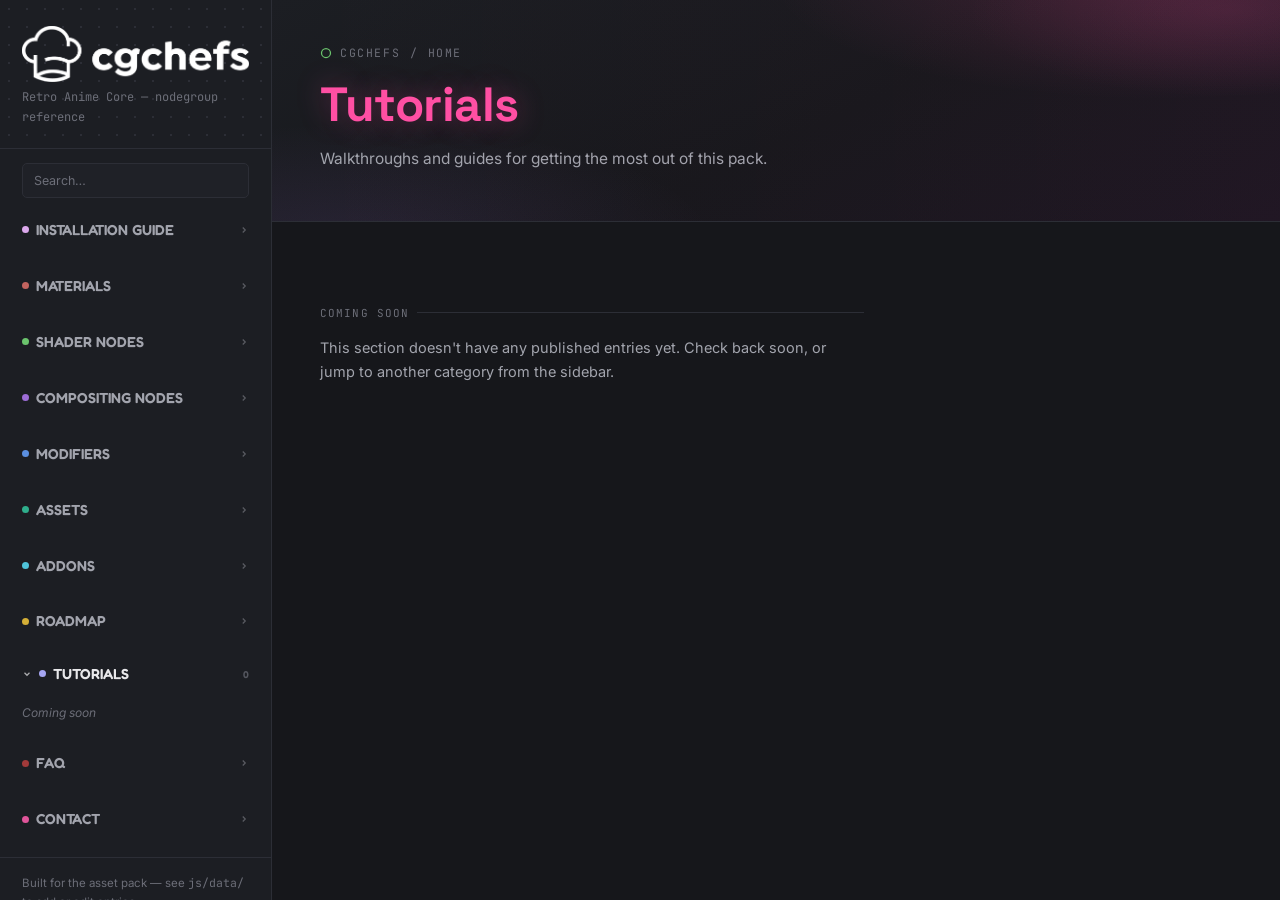
<file: tutorials.html>
<!DOCTYPE html>
<html lang="en">
<head>
<meta charset="UTF-8">
<meta name="viewport" content="width=device-width, initial-scale=1.0">
<title>CGCHEFS — Tutorials</title>
<link rel="preconnect" href="https://fonts.googleapis.com">
<link href="https://fonts.googleapis.com/css2?family=Space+Grotesk:wght@400;500;600;700&family=Inter:wght@400;500;600&family=JetBrains+Mono:wght@400;500&family=Fredoka:wght@500;600;700&display=swap" rel="stylesheet">
<link rel="stylesheet" href="css/styles.css">

</head>
<body>

<button class="sidebar-toggle" id="sidebarToggle" aria-label="Toggle navigation">
  <svg width="18" height="18" viewBox="0 0 24 24" fill="none" stroke="currentColor" stroke-width="2"><line x1="3" y1="6" x2="21" y2="6"/><line x1="3" y1="12" x2="21" y2="12"/><line x1="3" y1="18" x2="21" y2="18"/></svg>
</button>
<div class="sidebar-scrim" id="sidebarScrim"></div>

<div class="shell">

  <!-- ============================================================
       SIDEBAR — auto-built from CAT_META in js/app.js. The current
       page's own category expands into individual node links; every
       other category is a single link out to its own page.
       ============================================================ -->
  <nav class="sidebar" id="sidebar">
    <div class="sidebar-head dotgrid">
      <a class="mark" href="index.html">
        <img src="images/cgchefs-logo.png" alt="CGCHEFS" class="brand-logo">
      </a>
      <div class="sub">Retro Anime Core — nodegroup reference</div>
    </div>
    <div class="sidebar-search">
      <input type="search" id="navSearch" class="mono" placeholder="Search…" autocomplete="off" spellcheck="false">
    </div>
    <div id="searchCrossResults" class="search-cross-results"></div>
    <div id="navContent"></div>
    <div class="sidebar-foot">Built for the asset pack — see <span class="mono">js/data/</span> to add or edit entries.</div>
  </nav>

  <div class="main-col">
    <!-- ============================================================
         PAGE HEADER
         ============================================================ -->
    <header class="hero hero-compact">
      <div class="hero-inner">
        <div class="hero-eyebrow">
          <svg width="12" height="12" viewBox="0 0 24 24" fill="none" stroke="#6bc46d" stroke-width="2.5"><circle cx="12" cy="12" r="9"/></svg>
          CGCHEFS <a href="index.html" class="eyebrow-home-link">/ Home</a>
        </div>
        <h1>Tutorials</h1>
        <p class="lead">Walkthroughs and guides for getting the most out of this pack.</p>
      </div>
    </header>

    <!-- ============================================================
         NODE ARTICLES — auto-built from this page's own NODEGROUPS
         ============================================================ -->
    <main id="articleContent"></main>
  </div>
</div>

<script>window.NODEGROUPS = []; window.PAGE_CATEGORY = "tutorials";</script>
<script src="js/data/search-index.js"></script>
<!-- No entries yet for "tutorials". When you add js/data/tutorials.js,
     load it here BEFORE app.js, e.g.:
     <script src="js/data/tutorials.js"></script> -->
<script src="js/app.js"></script>

</body>
</html>
</file>
<file: css/styles.css>
/* ============================================================
     DESIGN TOKENS
     ============================================================ */
  :root{
    --bg:            #16171b;
    --bg-raised:     #1c1e23;
    --panel:         #1f2127;
    --panel-2:       #24262d;
    --border:        #2c2e36;
    --border-soft:   #24262d;
    --text:          #e8e8ea;
    --text-dim:      #a2a4ad;
    --text-faint:    #6c6e78;

    /* socket colors — lifted straight from Blender's node editor */
    --sock-shader:   #6bc46d;  /* green  */
    --sock-value:    #a1a1a1;  /* grey   */
    --sock-vector:   #6d6dc9;  /* purple */
    --sock-color:    #c9c93a;  /* yellow */
    --sock-image:    #c9c93a;  /* yellow */

    --cat-shader:    #6bc46d;
    --cat-compositor:#9d6dd6;
    --accent-pink:   #ff4fa3;
    --cat-install:   #dba8ec;
    --cat-modifiers: #5b8fe0;
    --cat-materials: #c2645f;
    --cat-assets:    #2fae8c;
    --cat-addons:    #4fc3d9;
    --cat-roadmap:   #d4af37;
    --cat-tutorials: #a6a6f2;
    --cat-faq:       #a13a3a;
    --cat-contact:   #e0559a;

    /* shader nodegroup subcategories (outliner sub-tree) */
    --sub-color:      #d9c14a;
    --sub-core:       #6bc46d;
    --sub-dynamic:    #e8794a;
    --sub-mapping:    #5b8fe0;
    --sub-normals:    #6d6dc9;
    --sub-shaders:    #9d6dd6;
    --sub-texturing:  #c2645f;
    --sub-utilities:  #2fae8c;

    --radius: 5px;
    --radius-img: 12px;
    --sidebar-w: 272px;
    --imgpanel-w: 350px;
  }

  *{box-sizing:border-box;}
  html{scroll-behavior:smooth;}

  /* dark, subtle scrollbars everywhere (sidebar + page) */
  *{
    scrollbar-width: thin;
    scrollbar-color: #35373f transparent;
  }
  ::-webkit-scrollbar{ width:8px; height:8px; }
  ::-webkit-scrollbar-track{ background:transparent; }
  ::-webkit-scrollbar-thumb{
    background:#35373f;
    border-radius:8px;
    border:2px solid transparent;
    background-clip:padding-box;
  }
  ::-webkit-scrollbar-thumb:hover{ background:#454852; background-clip:padding-box; }
  body{
    margin:0;
    background:var(--bg);
    color:var(--text);
    font-family:'Inter',sans-serif;
    font-size:15px;
    line-height:1.65;
  }
  h1,h2,h3,h4{
    font-family:'Space Grotesk',sans-serif;
    font-weight:600;
    letter-spacing:-0.01em;
    color:var(--text);
    margin:0 0 .5em 0;
  }
  code, .mono{ font-family:'JetBrains Mono',monospace; }
  a{ color:inherit; }
  p{ margin:0 0 1em 0; color:var(--text-dim); }

  /* subtle node-editor dot grid, used behind hero + sidebar header */
  .dotgrid{
    background-image: radial-gradient(var(--border) 1px, transparent 1px);
    background-size: 18px 18px;
  }

  /* ============================================================
     LAYOUT SHELL
     ============================================================ */
  .shell{
    min-height:100vh;
  }

  /* ---------------- SIDEBAR ---------------- */
  .sidebar{
    position:fixed;
    top:0; left:0; bottom:0;
    width:var(--sidebar-w);
    background:var(--bg-raised);
    border-right:1px solid var(--border);
    overflow-y:auto;
    z-index:40;
    transition:transform .25s ease;
    scrollbar-width:none; /* Firefox: hide scrollbar entirely */
  }
  .sidebar::-webkit-scrollbar{ display:none; } /* Chrome/Safari/Edge: hide scrollbar entirely */
  .sidebar-head{
    padding:26px 22px 20px 22px;
    border-bottom:1px solid var(--border);
  }
  .sidebar-head .mark{
    display:flex; align-items:center; gap:9px;
    text-decoration:none; color:inherit;
  }
  .sidebar-head .mark .brand-logo{
    display:block;
    max-width:100%;
    height:auto;
  }
  .sidebar-head .sub{
    margin-top:6px; font-size:12px; color:var(--text-faint);
    font-family:'JetBrains Mono',monospace;
  }

  /* ---------------- SIDEBAR SEARCH ---------------- */
  .sidebar-search{ padding:14px 22px 4px 22px; }
  .sidebar-search input{
    /* reset native OS/browser search-field chrome (Firefox/Safari/some
       Windows Chrome builds otherwise render this as a plain white system
       text field, ignoring the background/border below) */
    appearance:none;
    -webkit-appearance:none;
    -moz-appearance:none;
    width:100%;
    background-color:var(--panel);
    background-image:none;
    box-shadow:none;
    border:1px solid var(--border);
    border-radius:var(--radius);
    color:var(--text);
    font-family:'Inter',sans-serif;
    font-size:12.5px;
    padding:9px 11px;
    outline:none;
  }
  .sidebar-search input::placeholder{ color:var(--text-faint); opacity:1; }
  .sidebar-search input:focus{ border-color:var(--accent-pink); }
  /* hide the native search-field icon/clear-button chrome across engines
     so nothing native peeks through the reset above */
  .sidebar-search input::-webkit-search-cancel-button,
  .sidebar-search input::-webkit-search-decoration{
    -webkit-appearance:none;
    appearance:none;
  }

  .search-hide{ display:none !important; }
  .search-no-results{
    display:none;
    padding:8px 10px 4px 10px;
  }
  .search-no-results.show{ display:block; }

  /* cross-page results (from window.SEARCH_INDEX) — matches in categories
     this page didn't load, shown right below the search box */
  .search-cross-results{
    display:none;
    padding:2px 12px 10px 12px;
    border-bottom:1px solid var(--border);
    margin-bottom:4px;
  }
  .search-cross-results.show{ display:block; }
  .search-cross-results .nav-empty{ padding:7px 10px; }
  .cross-result{
    display:flex; align-items:center; gap:9px;
    padding:8px 10px;
    border-radius:var(--radius);
    text-decoration:none;
    color:var(--text-dim);
  }
  .cross-result:hover{ background:var(--panel-2); color:var(--text); }
  .cross-result .dot{ width:6px; height:6px; border-radius:50%; flex:none; }
  .cross-result-body{ display:flex; flex-direction:column; gap:1px; min-width:0; }
  .cross-result-name{ font-size:13px; color:inherit; }
  .cross-result-cat{
    font-family:'JetBrains Mono',monospace;
    font-size:10px; color:var(--text-faint);
  }

  .nav-group{ padding:2px 12px 2px 12px; }
  .nav-group-label{
    font-family:'Fredoka',sans-serif;
    font-weight:600;
    font-size:14.5px; letter-spacing:0; text-transform:uppercase;
    color:var(--text-dim);
    padding:14px 10px 14px 10px;
    display:flex; align-items:center; gap:7px;
    width:100%;
    background:none; border:none;
    cursor:pointer;
    text-align:left;
    text-decoration:none;
    border-radius:var(--radius);
  }
  .nav-group-label:hover{ color:var(--text); background:var(--panel-2); }
  .nav-group-label .dot{ width:7px; height:7px; border-radius:50%; flex:none; }
  .nav-group-label .chevron{
    flex:none; transition:transform .15s ease; opacity:.7;
  }
  .nav-group-label.collapsed .chevron{ transform:rotate(-90deg); }
  .nav-group-label .group-count{
    margin-left:auto;
    color:var(--text-faint);
    font-size:10px;
    opacity:.7;
  }

  /* a category that ISN'T the current page: single row, links out to that
     category's own page (index.html for install, "<key>.html" otherwise) */
  .nav-group-label.nav-external .external-arrow{
    margin-left:auto; flex:none; opacity:.45;
  }
  .nav-group-label.nav-external:hover .external-arrow{ opacity:.8; }

  /* the current page's own category row in the sidebar */
  .nav-group-label.current-page{ color:var(--text); }

  .nav-group-links{
    display:grid;
    grid-template-rows: 1fr;
    transition: grid-template-rows .28s ease;
  }
  .nav-group-links .links-inner{
    overflow:hidden;
    min-height:0;
    display:flex; flex-direction:column;
  }
  .nav-group-links.collapsed{
    grid-template-rows: 0fr;
  }

  .nav-link{
    display:flex; align-items:center; gap:9px;
    padding:10px 10px 10px 10px;
    margin:0;
    border-radius:var(--radius);
    font-size:13.5px;
    color:var(--text-dim);
    text-decoration:none;
    cursor:pointer;
    border-left:2px solid transparent;
    transition:background .12s ease, color .12s ease, border-color .12s ease;
  }
  .nav-link .stub{
    width:6px; height:6px; border-radius:50%; flex:none; opacity:.65;
  }
  .nav-link:hover{ background:var(--panel-2); color:var(--text); }
  .nav-link.active{
    background:var(--panel-2);
    color:var(--text);
    border-left:2px solid var(--accent-active, #6bc46d);
  }
  .nav-link.active .stub{ opacity:1; }

  .nav-empty{
    padding:7px 10px 10px 10px;
    font-size:12px;
    font-style:italic;
    color:var(--text-faint);
  }

  /* ---------------- NESTED SUBGROUPS (outliner sub-tree, e.g. Shader Nodes > Color) ---------------- */
  .nav-subgroup{ padding-left:8px; }
  .nav-subgroup-label{
    font-family:'Fredoka',sans-serif;
    font-weight:600;
    font-size:12.5px; letter-spacing:0; text-transform:uppercase;
    color:var(--text-dim);
    padding:9px 10px 9px 22px;
    display:flex; align-items:center; gap:7px;
    width:100%;
    background:none; border:none;
    cursor:pointer;
    text-align:left;
    border-radius:var(--radius);
  }
  .nav-subgroup-label:hover{ color:var(--text); background:var(--panel-2); }
  .nav-subgroup-label .dot{ width:6px; height:6px; border-radius:50%; flex:none; }
  .nav-subgroup-label .chevron{
    width:8px; height:8px; flex:none; transition:transform .15s ease; opacity:.6;
  }
  .nav-subgroup-label.collapsed .chevron{ transform:rotate(-90deg); }
  .nav-subgroup-label .group-count{
    margin-left:auto;
    color:var(--text-faint);
    font-size:9.5px;
    opacity:.7;
  }
  .nav-subgroup-links{
    display:grid;
    grid-template-rows: 1fr;
    transition: grid-template-rows .22s ease;
  }
  .nav-subgroup-links .links-inner{
    overflow:hidden;
    min-height:0;
    display:flex; flex-direction:column;
  }
  .nav-subgroup-links.collapsed{
    grid-template-rows: 0fr;
  }
  .nav-link.sub-link{ padding-left:32px; font-size:13px; }
  .nav-subgroup .nav-empty{ padding-left:22px; }

  .sidebar-foot{
    padding:16px 22px 26px 22px;
    font-size:11.5px; color:var(--text-faint);
    border-top:1px solid var(--border);
    margin-top:10px;
  }

  /* mobile sidebar toggle */
  .sidebar-toggle{
    display:none;
    position:fixed; top:14px; left:14px; z-index:60;
    background:var(--panel-2); border:1px solid var(--border);
    color:var(--text); width:38px; height:38px; border-radius:var(--radius);
    align-items:center; justify-content:center; cursor:pointer;
  }
  .sidebar-scrim{
    display:none;
    position:fixed; inset:0; background:rgba(0,0,0,.55); z-index:35;
  }

  /* ---------------- MAIN COLUMN ---------------- */
  .main-col{
    margin-left:var(--sidebar-w);
  }

  /* Hero */
  .hero{
    padding:64px 48px 46px 48px;
    border-bottom:1px solid var(--border);
    position:relative;
    overflow:hidden;
    background:
      radial-gradient(ellipse 70% 100% at 88% -10%, rgba(255,79,163,.16), transparent 55%),
      radial-gradient(ellipse 60% 90% at 8% 110%, rgba(157,109,214,.12), transparent 60%),
      linear-gradient(155deg, var(--bg-raised) 0%, var(--bg) 55%, #1a1520 100%);
  }
  .hero::after{
    content:"";
    position:absolute; inset:0;
    background:
      radial-gradient(ellipse 40% 60% at 95% 5%, rgba(255,79,163,.10), transparent 65%),
      linear-gradient(90deg, transparent 0%, rgba(255,79,163,.03) 100%);
    pointer-events:none;
  }
  .hero-inner{ max-width:760px; position:relative; }
  .hero-eyebrow{
    font-family:'JetBrains Mono',monospace;
    font-size:11.5px; letter-spacing:.14em; text-transform:uppercase;
    color:var(--text-faint);
    display:flex; align-items:center; gap:8px;
    margin-bottom:16px;
  }
  .eyebrow-home-link{
    color:var(--text-faint); text-decoration:none; margin-left:2px;
  }
  .eyebrow-home-link:hover{ color:var(--text); text-decoration:underline; }

  /* compact variant of .hero used on per-category pages (everything except
     the homepage) — same look, less vertical padding since there's no
     full brand pitch to make room for */
  .hero.hero-compact{ padding:44px 48px 34px 48px; }

  /* ---------------- HOMEPAGE CARD GRID ---------------- */
  .home-section{ padding:12px 48px 64px 48px; }
  .home-grid{
    display:grid;
    grid-template-columns:repeat(auto-fill, minmax(230px, 1fr));
    gap:14px;
    margin-top:20px;
  }
  .home-card{
    display:block;
    padding:18px 20px;
    border:1px solid var(--border);
    border-radius:var(--radius);
    background:var(--panel);
    text-decoration:none;
    color:inherit;
    transition:border-color .15s ease, background .15s ease, transform .15s ease;
  }
  .home-card:hover{
    border-color:var(--card-accent, var(--accent-pink));
    background:var(--panel-2);
    transform:translateY(-2px);
  }
  .home-card-head{
    display:flex; align-items:center; gap:8px; margin-bottom:8px;
  }
  .home-card-head .dot{ width:8px; height:8px; border-radius:50%; flex:none; }
  .home-card h3{
    font-size:15.5px; margin:0; font-family:'Space Grotesk',sans-serif;
  }
  .home-card p{
    font-size:13px; color:var(--text-dim); margin:0; line-height:1.55;
  }
  .hero h1{
    font-size:48px; line-height:1.1; margin-bottom:14px;
    font-weight:700;
    color:var(--accent-pink);
    text-shadow: 0 0 28px rgba(255,79,163,.35);
  }
  .hero p.lead{
    font-size:15.5px; color:var(--text-dim); max-width:560px;
  }

  /* ---------------- NODE ARTICLE ---------------- */
  .node-article{
    padding:52px 48px 10px 48px;
    border-bottom:1px solid var(--border);
    display:grid;
    grid-template-columns: 1fr var(--imgpanel-w);
    gap:44px;
    align-items:start;
    scroll-margin-top:20px;
  }
  .node-article:last-of-type{ border-bottom:none; }

  .node-main{ max-width:640px; min-width:0; }

  .node-kicker{
    display:flex; align-items:center; gap:10px; margin-bottom:10px;
  }
  .cat-badge{
    display:inline-flex; align-items:center; gap:6px;
    font-family:'Fredoka',sans-serif;
    font-weight:600;
    font-size:11.5px; letter-spacing:0; text-transform:uppercase;
    padding:4px 9px; border-radius:3px;
    border:1px solid var(--border);
    color:var(--text-dim);
  }
  .cat-badge .dot{ width:6px; height:6px; border-radius:50%; }
  .node-path{
    font-family:'Fredoka',sans-serif; font-weight:500;
    font-size:12.5px; letter-spacing:0; color:var(--text-faint);
  }

  .node-main h2{
    font-size:25px; margin-bottom:6px; display:flex; align-items:center; gap:10px;
  }
  .node-tagline{
    font-size:14px; color:var(--text-faint); font-style:italic; margin-bottom:18px;
  }
  .node-desc{ font-size:14.5px; }

  .section-label{
    font-family:'JetBrains Mono',monospace;
    font-size:11px; letter-spacing:.1em; text-transform:uppercase;
    color:var(--text-faint);
    margin:30px 0 14px 0;
    display:flex; align-items:center; gap:8px;
  }
  .section-label::after{
    content:""; flex:1; height:1px; background:var(--border);
  }

  .socket-row{
    display:grid;
    grid-template-columns: 16px 1fr;
    gap:10px;
    padding:12px 0;
    border-top:1px solid var(--border-soft);
  }
  .socket-row:first-of-type{ border-top:none; }
  .socket-dot-col{ padding-top:5px; }
  .socket-dot{
    width:9px; height:9px; border-radius:50%;
    box-shadow:0 0 0 3px var(--panel);
  }
  .socket-name-row{
    display:flex; align-items:baseline; gap:9px; flex-wrap:wrap; margin-bottom:3px;
  }
  .socket-name{ font-weight:600; font-size:14px; color:var(--text); }
  .socket-desc{ font-size:13.5px; color:var(--text-dim); margin:0; }

  /* ---------------- GROUPED INPUT PANELS (Blender-style panel/subpanel hierarchy) ---------------- */
  /* Used instead of a flat .socket-row stack when a nodegroup's `inputs` are
     organized into panels (e.g. Smart Bevel SN's Basic Bevel Control /
     Texture Settings / Chips Settings / Mapping Settings). See panelBlock()
     in js/app.js — depth 0 is a top-level panel, deeper levels get
     .is-nested + a depth-N class for indentation/accent.
     Each header is a full-width <button> (a real, easy click/tap hitbox —
     not just the text) with a Blender-style side chevron instead of a
     socket dot, since a panel groups sockets rather than being one itself.
     Bare style (no box/background envelope) — the header's chevron+text
     grid column-matches .socket-row's own (16px icon col, 10px gap, 1fr
     text) so a panel header lines up flush with the bullet points around
     it rather than reading as a separate button chrome.
     The body collapses via the same grid-rows technique as the sidebar's
     .nav-group-links/.nav-subgroup-links — see initInputPanels() in
     js/app.js for the click handler. Top-level panels start expanded;
     subpanels (depth 1+) start collapsed, same convention as the sidebar's
     own subgroup accordion. */
  .input-panel{ margin-top:22px; }
  .input-panel:first-child{ margin-top:0; }

  .input-panel-head{
    display:grid;
    grid-template-columns: 16px 1fr;
    align-items:center;
    gap:10px;
    width:100%;
    padding:10px 0;
    background:none;
    border:none;
    border-radius:0;
    cursor:pointer;
    text-align:left;
    outline:none;
  }
  .input-panel-head:hover .input-panel-name{ transform:scale(1.08); }
  .input-panel-head .chevron{
    justify-self:center;
    flex:none; width:20px; height:20px;
    color:var(--text-dim); transition:transform .15s ease;
  }
  .input-panel-head.collapsed .chevron{ transform:rotate(-90deg); }
  .input-panel-name{
    font-family:'Inter',sans-serif; font-weight:700;
    font-size:16px; letter-spacing:0; color:var(--text);
    display:inline-block; transform-origin:left center;
    transition:transform .2s ease;
  }
  .input-panel-desc{
    font-size:12.5px; color:var(--text-faint);
    margin:8px 0 8px 26px; line-height:1.5;
  }
  .input-panel-fields{ padding:0; }
  .input-panel-fields .socket-row:first-of-type{ border-top:none; }

  .input-panel-body{
    display:grid;
    grid-template-rows: 1fr;
    transition: grid-template-rows .25s ease;
  }
  .input-panel-body .input-panel-body-inner{
    overflow:hidden;
    min-height:0;
  }
  .input-panel-body.collapsed{ grid-template-rows: 0fr; }

  .input-panel.is-nested{
    margin-top:14px;
    margin-left:26px;
    padding-left:14px;
    border-left:2px solid var(--border);
  }
  .input-panel.is-nested .input-panel-head{
    padding:6px 0;
    grid-template-columns: 13px 1fr;
  }
  .input-panel.is-nested .input-panel-name{ font-size:14px; font-weight:600; }
  .input-panel.is-nested .chevron{ width:16px; height:16px; }
  .input-panel.is-nested .input-panel-desc{ margin-left:23px; }

  .input-panel.is-nested.depth-2{ border-left-style:dashed; }
  .input-panel.is-nested.depth-2 .input-panel-name{ font-size:13px; font-weight:600; color:var(--text-dim); }

  /* ---------------- ADDON FEATURE / REQUIREMENT LISTS (Addons tab) ---------------- */
  /* Addons aren't nodegroups — no Inputs/Outputs sockets — so they use a
     plain bulleted list here instead of .socket-row. See the type:"addon"
     branch in buildArticles() (js/app.js). */
  .addon-list{
    list-style:none;
    margin:0; padding:0;
  }
  .addon-list li{
    position:relative;
    padding:12px 0 12px 18px;
    border-top:1px solid var(--border-soft);
    font-size:13.5px;
    color:var(--text-dim);
  }
  .addon-list li:first-child{ border-top:none; }
  .addon-list li::before{
    content:"";
    position:absolute; left:0; top:19px;
    width:6px; height:6px; border-radius:50%;
    background:var(--cat-addons);
  }

  .outputs-list{ margin-top:2px; }

  .node-note{
    margin-top:22px;
    padding:12px 14px;
    border:1px solid var(--border);
    border-left:2px solid var(--sock-image);
    border-radius:var(--radius);
    background:var(--panel-2);
    font-size:12.5px;
    color:var(--text-dim);
  }
  .node-note strong{ color:var(--text); }

  /* ---------------- IMAGE PANEL (per node) ---------------- */
  /* Every node-article gets its own sticky .node-images panel, so as you
     scroll past several articles, more than one can be visible/overlapping
     at once. z-index:1 here is the shared baseline so they stack in a
     stable, predictable order; the hover-to-enlarge rules below raise
     whichever one currently contains the hovered image above ALL of them. */
  .node-images{
    position:sticky; top:20px;
    z-index:1;
    display:flex; flex-direction:column; gap:16px;
  }
  .img-slot{
    border:1px dashed var(--border);
    border-radius:var(--radius-img);
    background:var(--panel);
    aspect-ratio: 4 / 3;
    display:flex; flex-direction:column; align-items:center; justify-content:center;
    gap:8px;
    color:var(--text-faint);
    text-align:center;
    padding:14px;
    overflow:hidden;
  }
  .img-slot svg{ opacity:.55; }
  .img-slot .slot-label{
    font-family:'JetBrains Mono',monospace; font-size:11px; color:var(--text-dim);
  }
  .img-slot .slot-hint{
    font-size:10.5px; color:var(--text-faint); max-width:180px;
  }
  .img-slot.has-image{
    border:none;
    padding:0;
    aspect-ratio:auto;
    display:block;
    position:relative;
    cursor:zoom-in;
    /* Always visible, not just while hovering: the enlarge below is done
       with `transform: scale()` on the img itself rather than swapping its
       position/size, so it needs room to visually grow past this box's
       edges without an abrupt clip/unclip toggle at the moment of hover. */
    overflow:visible;
  }
  .img-slot.has-image img{
    display:block; width:100%; height:auto;
    /* The container above used to clip this to get rounded corners; now
       that overflow stays visible (for the animation below), the image
       needs its own matching radius so it still reads as rounded at rest. */
    border-radius:var(--radius-img);
    transform-origin: top right;
    transition: transform .32s cubic-bezier(.22,.9,.28,1);
  }
  .img-caption{
    font-size:11.5px; color:var(--text-faint); text-align:center; margin-top:-8px;
  }

  /* ---------------- HOVER-TO-ENLARGE (node preview screenshots) ---------------- */
  /* Screenshots are dense with small in-panel UI text that isn't legible at
     the 350px thumbnail size — hovering smoothly scales the image up to its
     native pixel dimensions via `transform: scale()` (animatable, unlike the
     width/position swap this replaced), growing outward from the thumbnail's
     top-right corner (`transform-origin`) so it expands left/down over the
     page rather than off past the viewport edge. The exact scale factor is
     per-image (`--zoom-scale`, set by initImageZoom() in js/app.js from each
     img's naturalWidth ÷ its rendered width) so every screenshot — whatever
     its native resolution — lands exactly at 1:1 pixels, not an arbitrary
     fixed zoom. Gated to devices with true hover + a precise pointer (desktop
     mouse) so touchscreens — which can't "un-hover" — just keep the plain
     thumbnail. */
  @media (hover:hover) and (pointer:fine){
    .img-slot.has-image:hover{
      z-index:80;
    }
    .img-slot.has-image:hover img{
      transform: scale(var(--zoom-scale, 1));
    }

    /* Fixes the enlarged image getting covered by the NEXT article's sticky
       .node-images panel: z-index:80 above only elevates the image within
       its own panel's stacking context — it can't outrank a sibling panel
       that sits later in the page. :has() lets us instead promote the
       whole panel that currently contains the hovered image, so it clears
       every other panel regardless of scroll position or DOM order. */
    .node-images:has(.img-slot.has-image:hover){
      z-index:90;
    }
  }
  @media (prefers-reduced-motion: reduce){
    .img-slot.has-image img{ transition:none; }
  }

  /* ---------------- EMPTY PAGE (category with no published entries yet) ---------------- */
  .empty-page{
    padding:52px 48px; max-width:640px;
  }
  .empty-page p{ font-size:14.5px; }

  /* ---------------- RESPONSIVE ---------------- */
  @media (max-width: 980px){
    .node-article{ grid-template-columns:1fr; }
    .node-images{ position:static; flex-direction:row; overflow-x:auto; }
    .img-slot{ min-width:220px; aspect-ratio:4/3; }
  }
  @media (max-width: 760px){
    .sidebar{ transform:translateX(-100%); }
    .sidebar.open{ transform:translateX(0); }
    .sidebar-toggle{ display:flex; }
    .sidebar-scrim.open{ display:block; }
    .main-col{ margin-left:0; width:100%; }
    .hero{ padding:80px 22px 34px 22px; }
    .node-article{ padding:38px 22px; gap:28px; }
    .node-images{ flex-direction:column; }
    .home-section{ padding:8px 22px 44px 22px; }
  }
</file>
